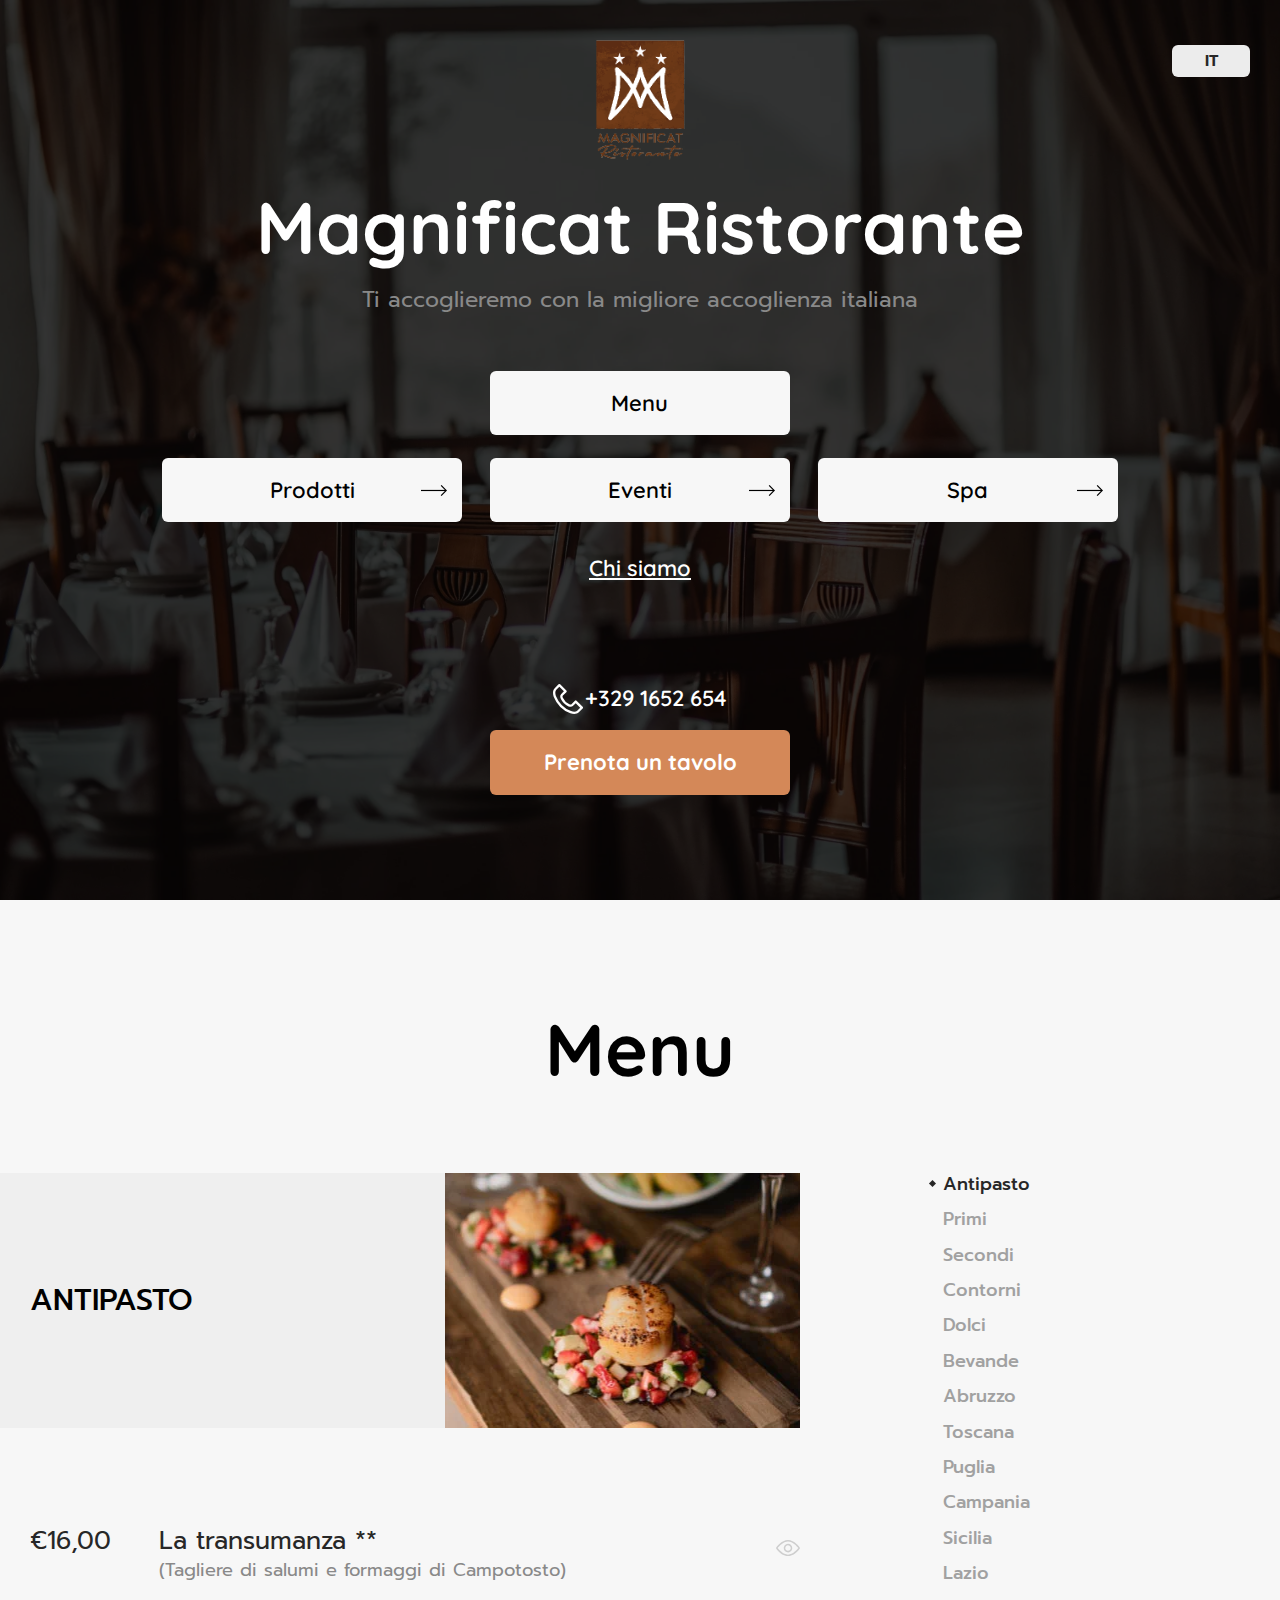
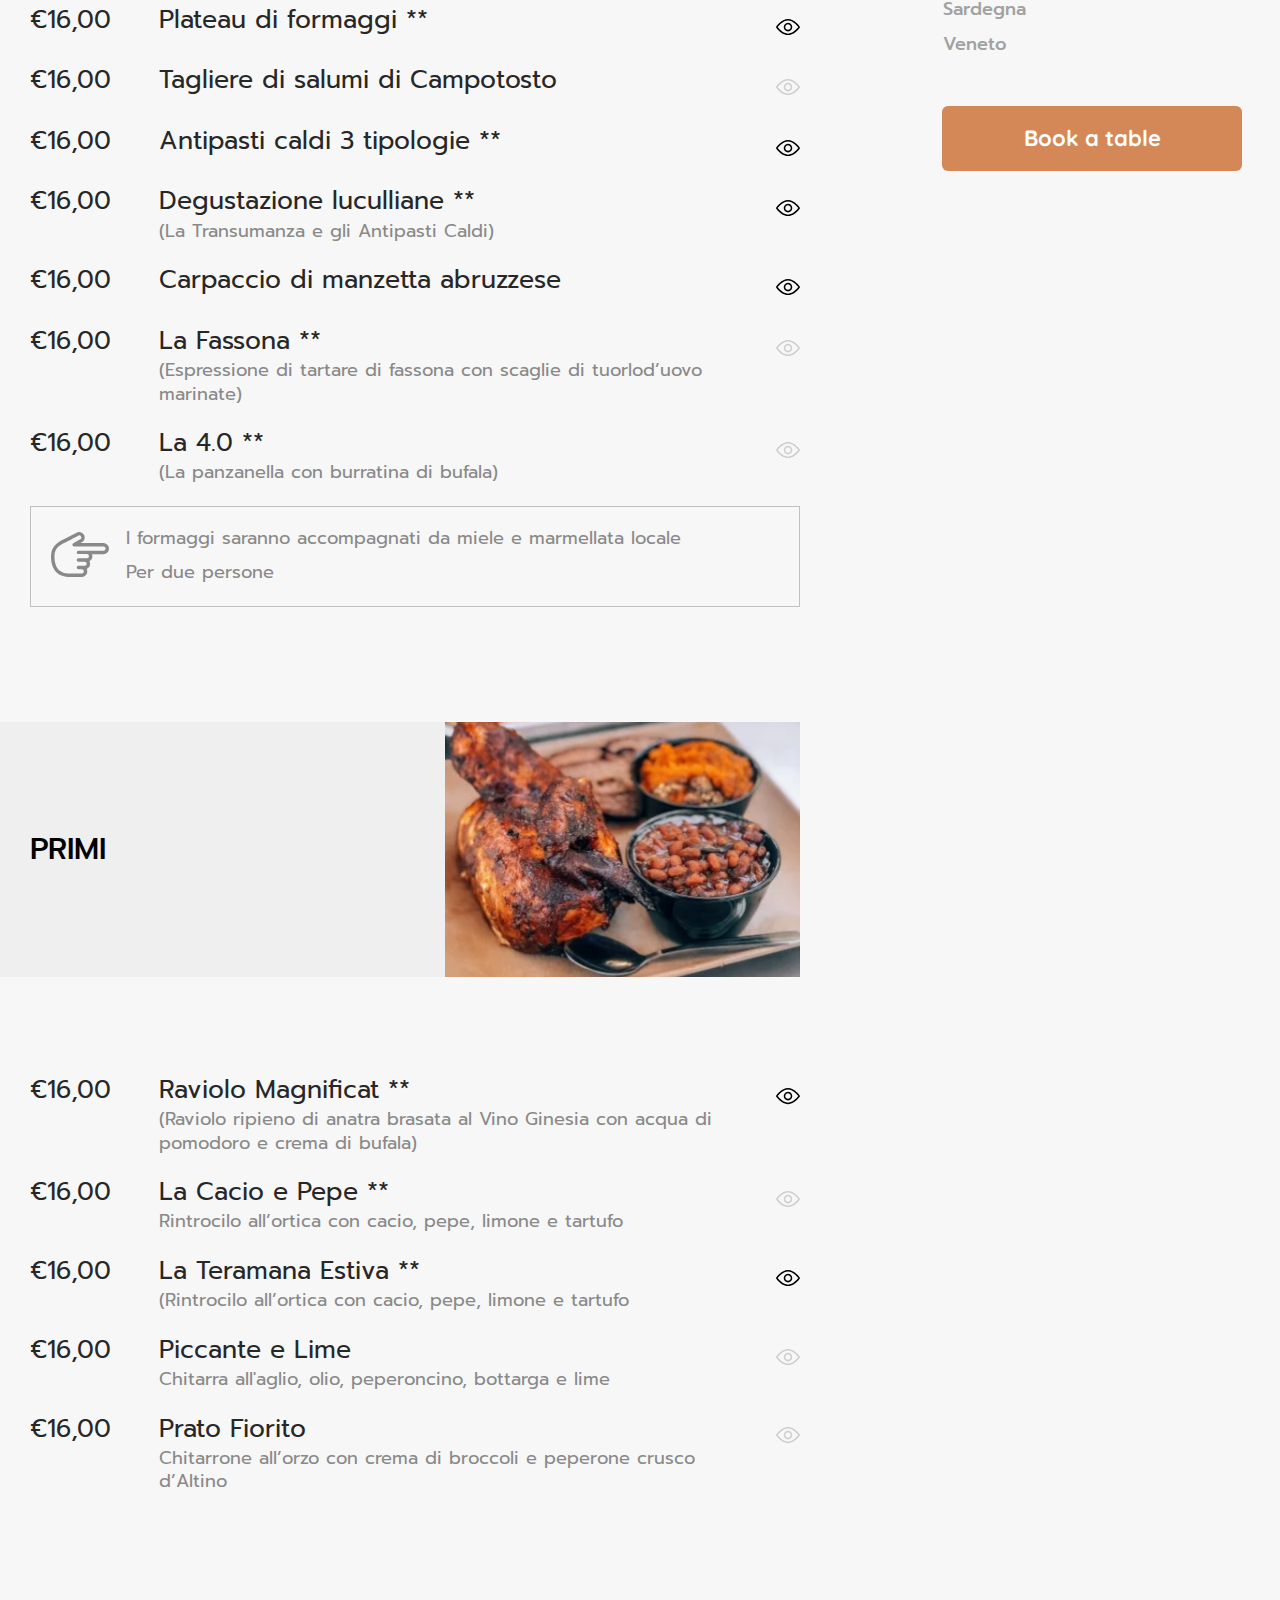
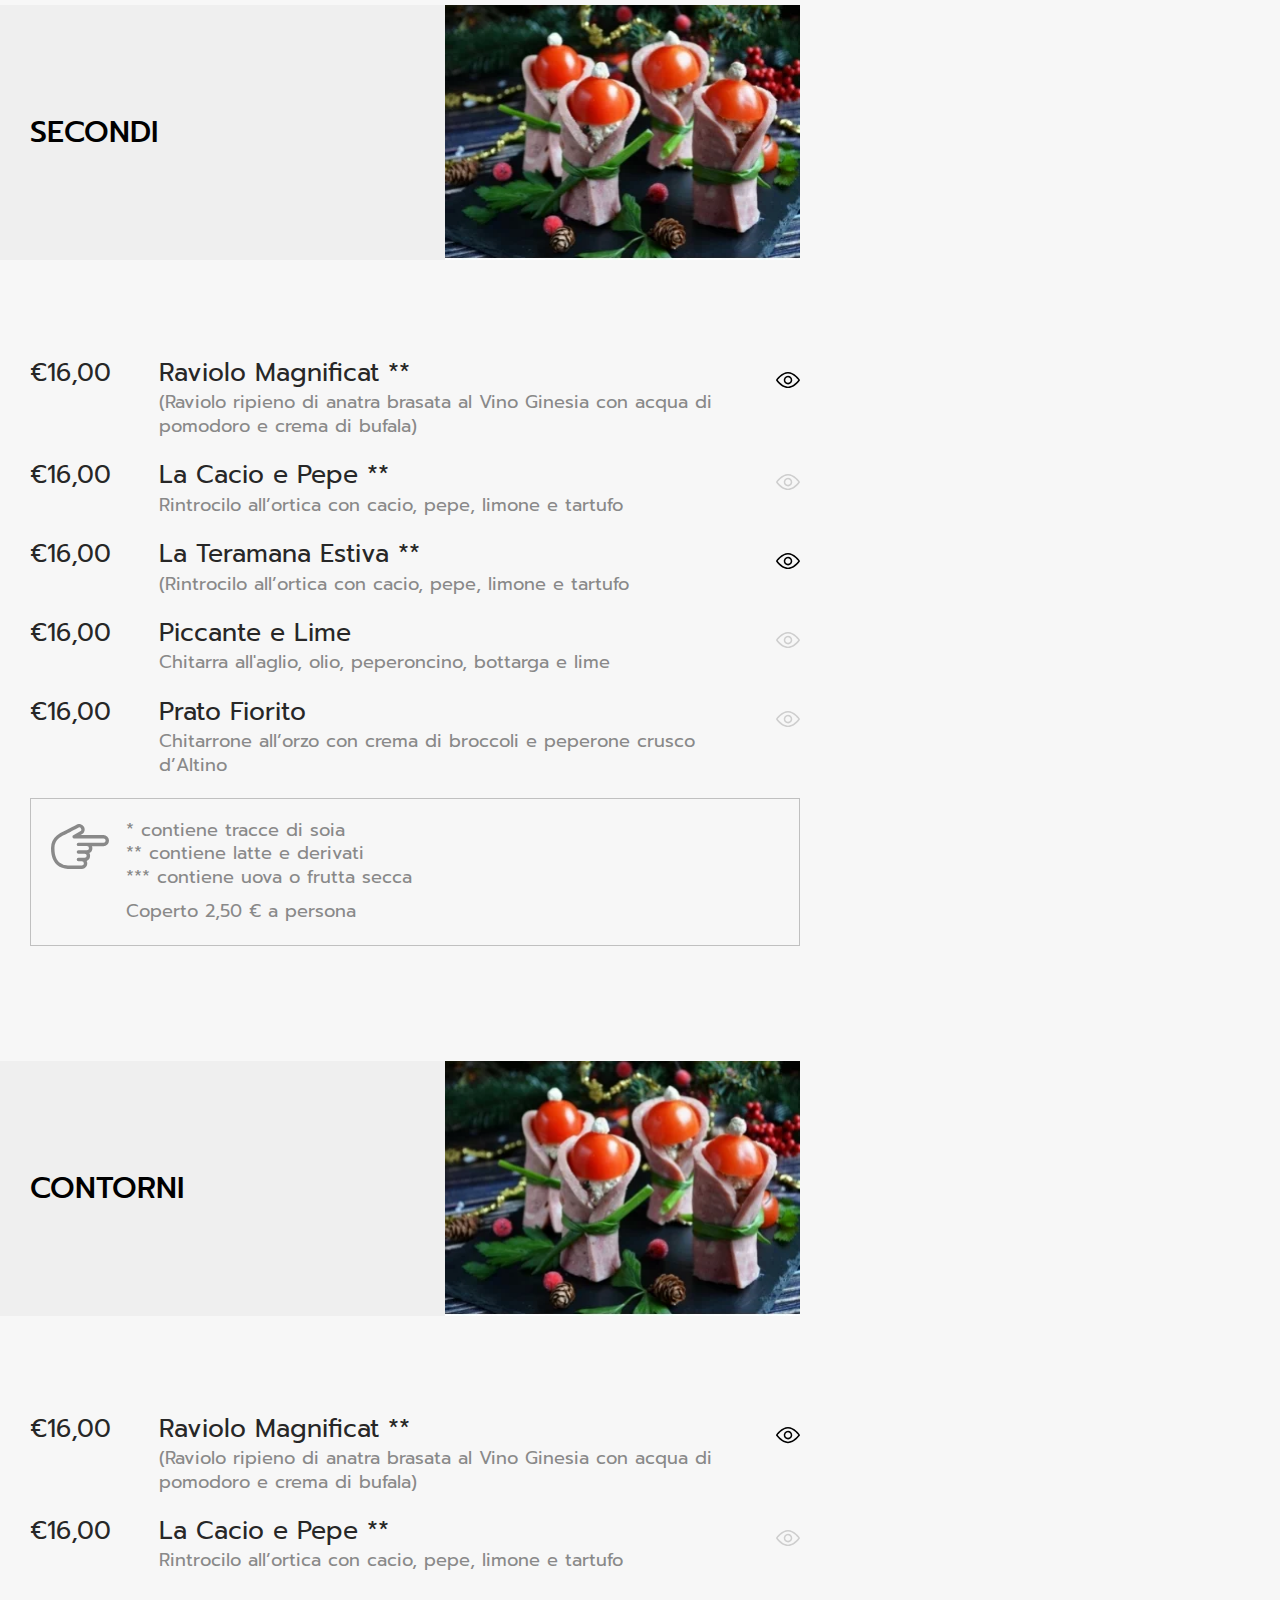
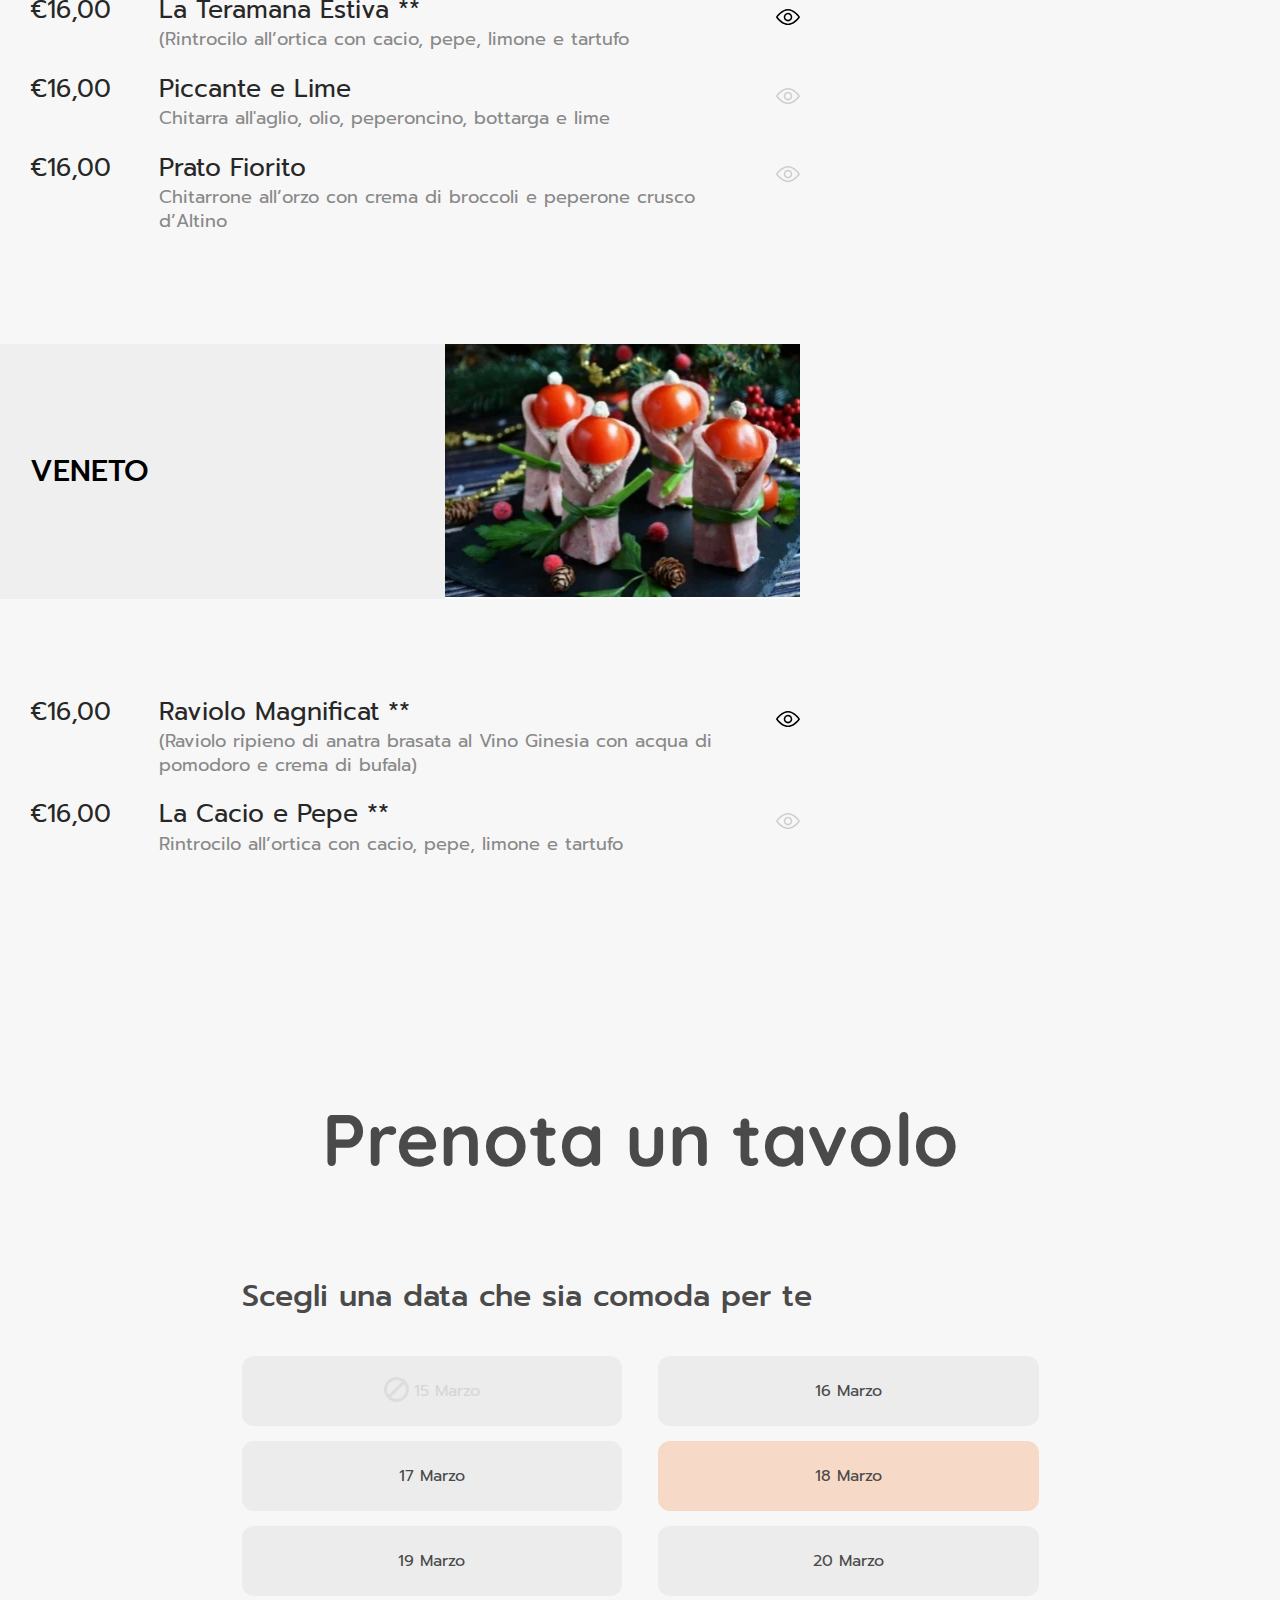
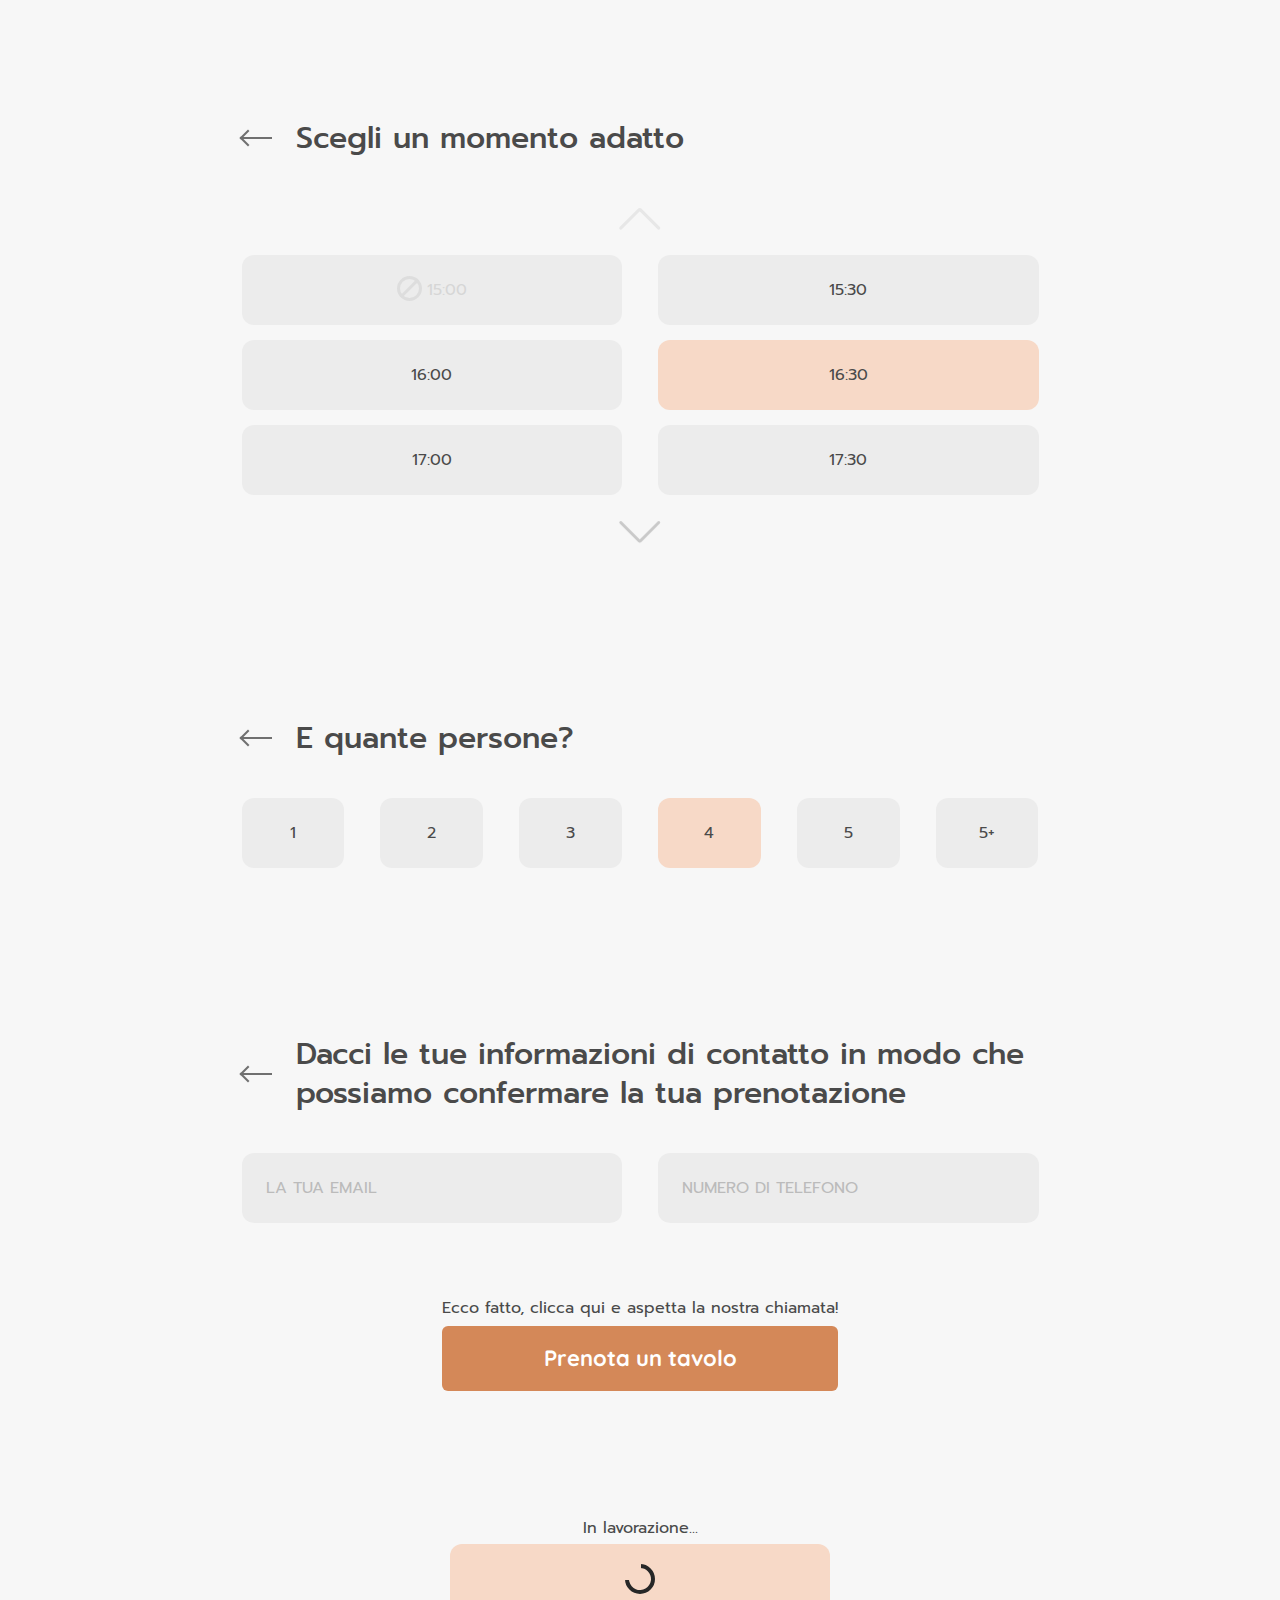
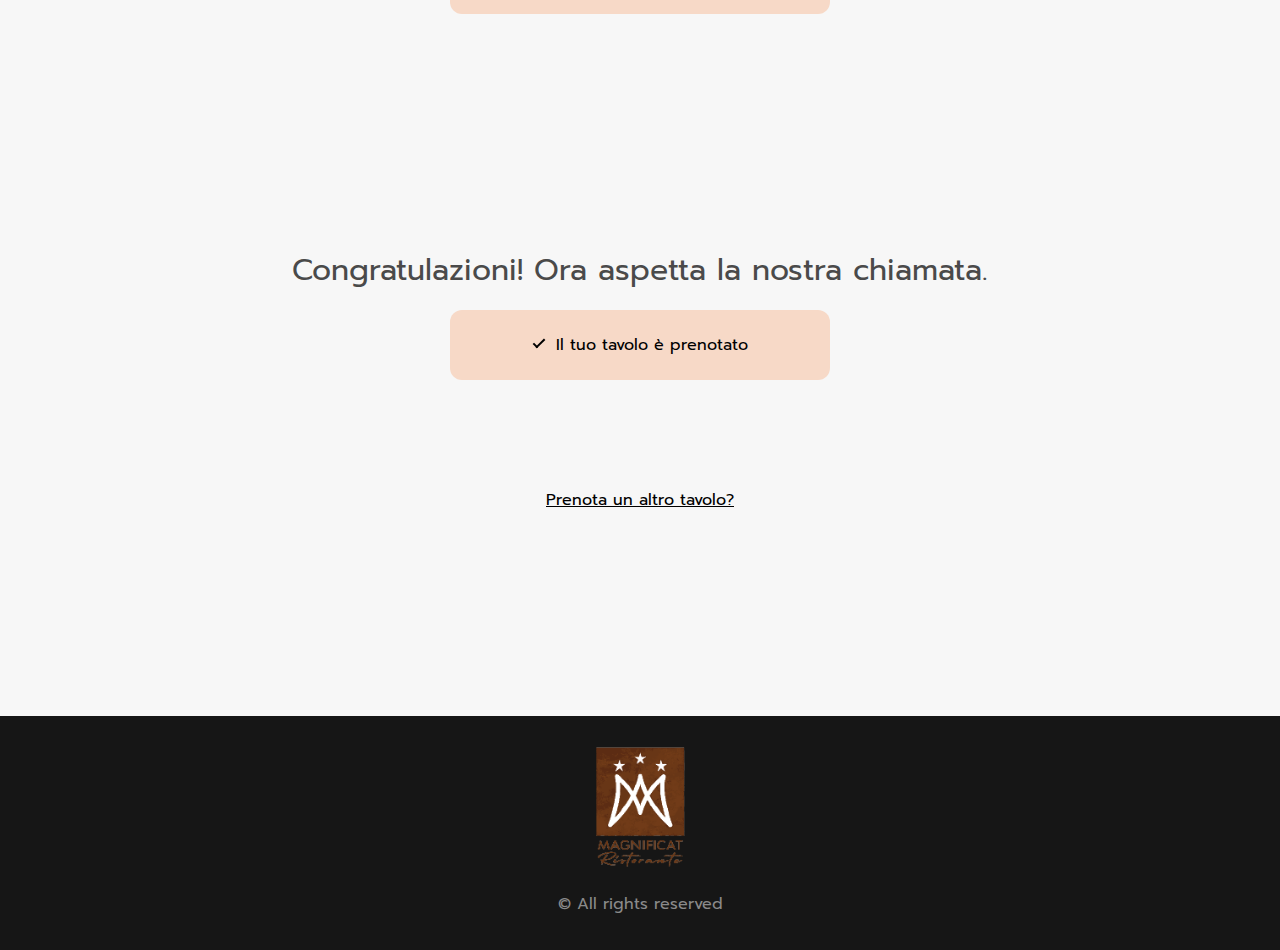
<file: index.html>
<!DOCTYPE html>
<html lang="it">
<head>
    <meta http-equiv="Content-Type" content="text/html; charset=utf-8">
    <meta name="viewport" content="width=device-width,  initial-scale=1.0">
    <link rel="stylesheet" href="css/swiper-bundle.min.css" />
    <link rel="stylesheet" href="css/all.css">
    <title>Magnificat Restaurant</title>
</head>
<body>
    <!--start wrapper-->
    <div class="wrapper">
        <header id="header">
            <div class="container">
                <a href="#" class="logo">
                    <img src="images/logo.png" alt="logo" loading="lazy" width="98" height="128">
                </a>
                <div class="hold-lang">
                    <select data-jcf='{"wrapNative": false, "wrapNativeOnMobile": false, "flipDropToFit": false}'>
                        <option value="index_it.html" selected>IT</option>
                        <option value="index_en.html">EN</option>
                    </select>
                </div>
            </div>
        </header>
        <main id="main">
            <section class="section-intro" style="background-image: url(images/bg-intro.webp)">
                <div class="container">
                    <div class="section-intro__info">
                        <h1>Magnificat Ristorante</h1>
                        <span class="sub-title">Ti accoglieremo con la migliore accoglienza italiana</span>
                        <ul class="list-menu">
                            <li><a href="#menu">Menu</a></li>
                        </ul>
                        <ul class="list-menu list-menu-arrow">
                            <li><a href="menu.html">Prodotti</a></li>
                            <li><a href="events.html">Eventi</a></li>
                            <li><a href="spa.html">Spa</a></li>
                        </ul>
                        <a href="#modal01" class="link simplebox">Chi siamo</a>
                    </div>                    
                    <div class="section-intro__bottom">
                        <a href="tel:3291652654" class="link-phone">+329 1652 654</a>
                        <a href="#reservation" class="btn">Prenota un tavolo</a>
                    </div>
                </div>
            </section>
            <section class="section-menu" id="menu">
                <div class="container">
                    <h2>Menu</h2>
                    <div class="hold-container">
                        <div class="hold-content">
                            <div class="hold-title active" id="item-menu01">
                                <div class="box-title">
                                    <h3>Antipasto</h3>
                                </div>
                                <div class="hold-image">
                                    <img src="images/dish01.webp" alt="menu" loading="lazy" width="354" height="255">
                                </div>
                            </div>
                            <div class="hold-menu">
                                <div class="item-menu">
                                    <div class="item-menu_price">€16,00</div>
                                    <div class="item-menu_info">
                                        <span class="item-menu_title">La transumanza <span>**</span></span>
                                        <span class="item-menu_description">(Tagliere di salumi e formaggi di Campotosto) </span>
                                    </div>
                                    <div class="item-menu_view">
                                        <span class="icon-view disabled">
                                            <svg xmlns="http://www.w3.org/2000/svg" width="23.301" height="15.707" viewBox="0 0 23.301 15.707">
                                                <g transform="translate(0 0)">
                                                    <path d="M166.714,134.329c-.211-.3-5.177-7.432-11.521-7.432s-11.311,7.129-11.517,7.432a.741.741,0,0,0,0,.842c.206.307,5.177,7.432,11.517,7.432s11.311-7.125,11.522-7.432a.742.742,0,0,0,0-.842Zm-11.522,6.783c-4.73,0-8.837-4.879-9.977-6.362,1.136-1.483,5.234-6.362,9.977-6.362s8.841,4.879,9.977,6.362C164.032,136.26,159.934,141.112,155.192,141.112Z" transform="translate(-143.544 -126.897)"/>
                                                    <path d="M243.334,174.16a4.155,4.155,0,1,0,2.937,1.215,4.155,4.155,0,0,0-2.937-1.215Zm0,6.814a2.663,2.663,0,1,1,1.883-.78A2.663,2.663,0,0,1,243.334,180.974Z" transform="translate(-231.686 -170.457)"/>
                                                  </g>
                                            </svg>
                                        </span>
                                        <div class="hold-img">
                                            <img src="images/dish01.webp" alt="dish" loading="lazy" width="354" height="255">
                                        </div>
                                    </div>
                                </div>
                                <div class="item-menu">
                                    <div class="item-menu_price">€16,00</div>
                                    <div class="item-menu_info">
                                        <span class="item-menu_title">Plateau di formaggi <span>**</span></span>
                                        <span class="item-menu_description"></span>
                                    </div>
                                    <div class="item-menu_view">
                                        <span class="icon-view ">
                                            <svg xmlns="http://www.w3.org/2000/svg" width="23.301" height="15.707" viewBox="0 0 23.301 15.707">
                                                <g transform="translate(0 0)">
                                                    <path d="M166.714,134.329c-.211-.3-5.177-7.432-11.521-7.432s-11.311,7.129-11.517,7.432a.741.741,0,0,0,0,.842c.206.307,5.177,7.432,11.517,7.432s11.311-7.125,11.522-7.432a.742.742,0,0,0,0-.842Zm-11.522,6.783c-4.73,0-8.837-4.879-9.977-6.362,1.136-1.483,5.234-6.362,9.977-6.362s8.841,4.879,9.977,6.362C164.032,136.26,159.934,141.112,155.192,141.112Z" transform="translate(-143.544 -126.897)"/>
                                                    <path d="M243.334,174.16a4.155,4.155,0,1,0,2.937,1.215,4.155,4.155,0,0,0-2.937-1.215Zm0,6.814a2.663,2.663,0,1,1,1.883-.78A2.663,2.663,0,0,1,243.334,180.974Z" transform="translate(-231.686 -170.457)"/>
                                                  </g>
                                            </svg>
                                        </span>
                                        <div class="hold-img">
                                            <img src="images/dish01.webp" alt="dish" loading="lazy" width="354" height="255">
                                        </div>
                                    </div>
                                </div>
                                <div class="item-menu">
                                    <div class="item-menu_price">€16,00</div>
                                    <div class="item-menu_info">
                                        <span class="item-menu_title">Tagliere di salumi di Campotosto</span>
                                        <span class="item-menu_description"></span>
                                    </div>
                                    <div class="item-menu_view">
                                        <span class="icon-view disabled">
                                            <svg xmlns="http://www.w3.org/2000/svg" width="23.301" height="15.707" viewBox="0 0 23.301 15.707">
                                                <g transform="translate(0 0)">
                                                    <path d="M166.714,134.329c-.211-.3-5.177-7.432-11.521-7.432s-11.311,7.129-11.517,7.432a.741.741,0,0,0,0,.842c.206.307,5.177,7.432,11.517,7.432s11.311-7.125,11.522-7.432a.742.742,0,0,0,0-.842Zm-11.522,6.783c-4.73,0-8.837-4.879-9.977-6.362,1.136-1.483,5.234-6.362,9.977-6.362s8.841,4.879,9.977,6.362C164.032,136.26,159.934,141.112,155.192,141.112Z" transform="translate(-143.544 -126.897)"/>
                                                    <path d="M243.334,174.16a4.155,4.155,0,1,0,2.937,1.215,4.155,4.155,0,0,0-2.937-1.215Zm0,6.814a2.663,2.663,0,1,1,1.883-.78A2.663,2.663,0,0,1,243.334,180.974Z" transform="translate(-231.686 -170.457)"/>
                                                  </g>
                                            </svg>
                                        </span>
                                        <div class="hold-img">
                                            <img src="images/dish01.webp" alt="dish" loading="lazy" width="354" height="255">
                                        </div>
                                    </div>
                                </div>
                                <div class="item-menu">
                                    <div class="item-menu_price">€16,00</div>
                                    <div class="item-menu_info">
                                        <span class="item-menu_title">Antipasti caldi 3 tipologie <span>**</span></span>
                                        <span class="item-menu_description"></span>
                                    </div>
                                    <div class="item-menu_view">
                                        <span class="icon-view">
                                            <svg xmlns="http://www.w3.org/2000/svg" width="23.301" height="15.707" viewBox="0 0 23.301 15.707">
                                                <g transform="translate(0 0)">
                                                    <path d="M166.714,134.329c-.211-.3-5.177-7.432-11.521-7.432s-11.311,7.129-11.517,7.432a.741.741,0,0,0,0,.842c.206.307,5.177,7.432,11.517,7.432s11.311-7.125,11.522-7.432a.742.742,0,0,0,0-.842Zm-11.522,6.783c-4.73,0-8.837-4.879-9.977-6.362,1.136-1.483,5.234-6.362,9.977-6.362s8.841,4.879,9.977,6.362C164.032,136.26,159.934,141.112,155.192,141.112Z" transform="translate(-143.544 -126.897)"/>
                                                    <path d="M243.334,174.16a4.155,4.155,0,1,0,2.937,1.215,4.155,4.155,0,0,0-2.937-1.215Zm0,6.814a2.663,2.663,0,1,1,1.883-.78A2.663,2.663,0,0,1,243.334,180.974Z" transform="translate(-231.686 -170.457)"/>
                                                  </g>
                                            </svg>
                                        </span>
                                        <div class="hold-img">
                                            <img src="images/dish01.webp" alt="dish" loading="lazy" width="354" height="255">
                                        </div>
                                    </div>
                                </div>
                                <div class="item-menu">
                                    <div class="item-menu_price">€16,00</div>
                                    <div class="item-menu_info">
                                        <span class="item-menu_title">Degustazione luculliane <span>**</span></span>
                                        <span class="item-menu_description">(La Transumanza e gli Antipasti Caldi) </span>
                                    </div>
                                    <div class="item-menu_view">
                                        <span class="icon-view">
                                            <svg xmlns="http://www.w3.org/2000/svg" width="23.301" height="15.707" viewBox="0 0 23.301 15.707">
                                                <g transform="translate(0 0)">
                                                    <path d="M166.714,134.329c-.211-.3-5.177-7.432-11.521-7.432s-11.311,7.129-11.517,7.432a.741.741,0,0,0,0,.842c.206.307,5.177,7.432,11.517,7.432s11.311-7.125,11.522-7.432a.742.742,0,0,0,0-.842Zm-11.522,6.783c-4.73,0-8.837-4.879-9.977-6.362,1.136-1.483,5.234-6.362,9.977-6.362s8.841,4.879,9.977,6.362C164.032,136.26,159.934,141.112,155.192,141.112Z" transform="translate(-143.544 -126.897)"/>
                                                    <path d="M243.334,174.16a4.155,4.155,0,1,0,2.937,1.215,4.155,4.155,0,0,0-2.937-1.215Zm0,6.814a2.663,2.663,0,1,1,1.883-.78A2.663,2.663,0,0,1,243.334,180.974Z" transform="translate(-231.686 -170.457)"/>
                                                  </g>
                                            </svg>
                                        </span>
                                        <div class="hold-img">
                                            <img src="images/dish01.webp" alt="dish" loading="lazy" width="354" height="255">
                                        </div>
                                    </div>
                                </div>
                                <div class="item-menu">
                                    <div class="item-menu_price">€16,00</div>
                                    <div class="item-menu_info">
                                        <span class="item-menu_title">Carpaccio di manzetta abruzzese</span>
                                        <span class="item-menu_description"></span>
                                    </div>
                                    <div class="item-menu_view">
                                        <span class="icon-view">
                                            <svg xmlns="http://www.w3.org/2000/svg" width="23.301" height="15.707" viewBox="0 0 23.301 15.707">
                                                <g transform="translate(0 0)">
                                                    <path d="M166.714,134.329c-.211-.3-5.177-7.432-11.521-7.432s-11.311,7.129-11.517,7.432a.741.741,0,0,0,0,.842c.206.307,5.177,7.432,11.517,7.432s11.311-7.125,11.522-7.432a.742.742,0,0,0,0-.842Zm-11.522,6.783c-4.73,0-8.837-4.879-9.977-6.362,1.136-1.483,5.234-6.362,9.977-6.362s8.841,4.879,9.977,6.362C164.032,136.26,159.934,141.112,155.192,141.112Z" transform="translate(-143.544 -126.897)"/>
                                                    <path d="M243.334,174.16a4.155,4.155,0,1,0,2.937,1.215,4.155,4.155,0,0,0-2.937-1.215Zm0,6.814a2.663,2.663,0,1,1,1.883-.78A2.663,2.663,0,0,1,243.334,180.974Z" transform="translate(-231.686 -170.457)"/>
                                                  </g>
                                            </svg>
                                        </span>
                                        <div class="hold-img">
                                            <img src="images/dish01.webp" alt="dish" loading="lazy" width="354" height="255">
                                        </div>
                                    </div>
                                </div>
                                <div class="item-menu">
                                    <div class="item-menu_price">€16,00</div>
                                    <div class="item-menu_info">
                                        <span class="item-menu_title">La Fassona <span>**</span></span>
                                        <span class="item-menu_description">(Espressione di tartare di fassona con scaglie di tuorlod’uovo marinate)</span>
                                    </div>
                                    <div class="item-menu_view">
                                        <span class="icon-view disabled">
                                            <svg xmlns="http://www.w3.org/2000/svg" width="23.301" height="15.707" viewBox="0 0 23.301 15.707">
                                                <g transform="translate(0 0)">
                                                    <path d="M166.714,134.329c-.211-.3-5.177-7.432-11.521-7.432s-11.311,7.129-11.517,7.432a.741.741,0,0,0,0,.842c.206.307,5.177,7.432,11.517,7.432s11.311-7.125,11.522-7.432a.742.742,0,0,0,0-.842Zm-11.522,6.783c-4.73,0-8.837-4.879-9.977-6.362,1.136-1.483,5.234-6.362,9.977-6.362s8.841,4.879,9.977,6.362C164.032,136.26,159.934,141.112,155.192,141.112Z" transform="translate(-143.544 -126.897)"/>
                                                    <path d="M243.334,174.16a4.155,4.155,0,1,0,2.937,1.215,4.155,4.155,0,0,0-2.937-1.215Zm0,6.814a2.663,2.663,0,1,1,1.883-.78A2.663,2.663,0,0,1,243.334,180.974Z" transform="translate(-231.686 -170.457)"/>
                                                  </g>
                                            </svg>
                                        </span>
                                        <div class="hold-img">
                                            <img src="images/dish01.webp" alt="dish" loading="lazy" width="354" height="255">
                                        </div>
                                    </div>
                                </div>
                                <div class="item-menu">
                                    <div class="item-menu_price">€16,00</div>
                                    <div class="item-menu_info">
                                        <span class="item-menu_title">La 4.0 <span>**</span></span>
                                        <span class="item-menu_description">(La panzanella con burratina di bufala)</span>
                                    </div>
                                    <div class="item-menu_view">
                                        <span class="icon-view disabled">
                                            <svg xmlns="http://www.w3.org/2000/svg" width="23.301" height="15.707" viewBox="0 0 23.301 15.707">
                                                <g transform="translate(0 0)">
                                                    <path d="M166.714,134.329c-.211-.3-5.177-7.432-11.521-7.432s-11.311,7.129-11.517,7.432a.741.741,0,0,0,0,.842c.206.307,5.177,7.432,11.517,7.432s11.311-7.125,11.522-7.432a.742.742,0,0,0,0-.842Zm-11.522,6.783c-4.73,0-8.837-4.879-9.977-6.362,1.136-1.483,5.234-6.362,9.977-6.362s8.841,4.879,9.977,6.362C164.032,136.26,159.934,141.112,155.192,141.112Z" transform="translate(-143.544 -126.897)"/>
                                                    <path d="M243.334,174.16a4.155,4.155,0,1,0,2.937,1.215,4.155,4.155,0,0,0-2.937-1.215Zm0,6.814a2.663,2.663,0,1,1,1.883-.78A2.663,2.663,0,0,1,243.334,180.974Z" transform="translate(-231.686 -170.457)"/>
                                                  </g>
                                            </svg>
                                        </span>
                                        <div class="hold-img">
                                            <img src="images/dish01.webp" alt="dish" loading="lazy" width="354" height="255">
                                        </div>
                                    </div>
                                </div>
                                <div class="info-box">
                                    <div class="hold-icon">
                                        <img src="images/icon-hand.svg" alt="icon" loading="lazy" width="58" height="75">
                                    </div>
                                    <div class="hold-text">
                                        <ul class="list">
                                            <li>I formaggi saranno accompagnati da miele e marmellata locale</li>
                                        </ul>
                                        <p>Per due persone</p>
                                    </div>
                                </div>
                            </div>
                            <div class="hold-title" id="item-menu02">
                                <div class="box-title">
                                    <h3>Primi</h3>
                                </div>
                                <div class="hold-image">
                                    <img src="images/dish02.webp" alt="menu" loading="lazy" width="354" height="255">
                                </div>
                            </div>
                            <div class="hold-menu">
                                <div class="item-menu">
                                    <div class="item-menu_price">€16,00</div>
                                    <div class="item-menu_info">
                                        <span class="item-menu_title">Raviolo Magnificat <span>**</span></span>
                                        <span class="item-menu_description">(Raviolo ripieno di anatra brasata al Vino Ginesia con acqua di pomodoro e crema di bufala)</span>
                                    </div>
                                    <div class="item-menu_view">
                                        <span class="icon-view">
                                            <svg xmlns="http://www.w3.org/2000/svg" width="23.301" height="15.707" viewBox="0 0 23.301 15.707">
                                                <g transform="translate(0 0)">
                                                    <path d="M166.714,134.329c-.211-.3-5.177-7.432-11.521-7.432s-11.311,7.129-11.517,7.432a.741.741,0,0,0,0,.842c.206.307,5.177,7.432,11.517,7.432s11.311-7.125,11.522-7.432a.742.742,0,0,0,0-.842Zm-11.522,6.783c-4.73,0-8.837-4.879-9.977-6.362,1.136-1.483,5.234-6.362,9.977-6.362s8.841,4.879,9.977,6.362C164.032,136.26,159.934,141.112,155.192,141.112Z" transform="translate(-143.544 -126.897)"/>
                                                    <path d="M243.334,174.16a4.155,4.155,0,1,0,2.937,1.215,4.155,4.155,0,0,0-2.937-1.215Zm0,6.814a2.663,2.663,0,1,1,1.883-.78A2.663,2.663,0,0,1,243.334,180.974Z" transform="translate(-231.686 -170.457)"/>
                                                  </g>
                                            </svg>
                                        </span>
                                        <div class="hold-img">
                                            <img src="images/dish02.webp" alt="dish" loading="lazy" width="354" height="255">
                                        </div>
                                    </div>
                                </div>
                                <div class="item-menu">
                                    <div class="item-menu_price">€16,00</div>
                                    <div class="item-menu_info">
                                        <span class="item-menu_title">La Cacio e Pepe <span>**</span></span>
                                        <span class="item-menu_description">Rintrocilo all’ortica con cacio, pepe, limone e tartufo</span>
                                    </div>
                                    <div class="item-menu_view">
                                        <span class="icon-view disabled">
                                            <svg xmlns="http://www.w3.org/2000/svg" width="23.301" height="15.707" viewBox="0 0 23.301 15.707">
                                                <g transform="translate(0 0)">
                                                    <path d="M166.714,134.329c-.211-.3-5.177-7.432-11.521-7.432s-11.311,7.129-11.517,7.432a.741.741,0,0,0,0,.842c.206.307,5.177,7.432,11.517,7.432s11.311-7.125,11.522-7.432a.742.742,0,0,0,0-.842Zm-11.522,6.783c-4.73,0-8.837-4.879-9.977-6.362,1.136-1.483,5.234-6.362,9.977-6.362s8.841,4.879,9.977,6.362C164.032,136.26,159.934,141.112,155.192,141.112Z" transform="translate(-143.544 -126.897)"/>
                                                    <path d="M243.334,174.16a4.155,4.155,0,1,0,2.937,1.215,4.155,4.155,0,0,0-2.937-1.215Zm0,6.814a2.663,2.663,0,1,1,1.883-.78A2.663,2.663,0,0,1,243.334,180.974Z" transform="translate(-231.686 -170.457)"/>
                                                  </g>
                                            </svg>
                                        </span>
                                        <div class="hold-img">
                                            <img src="images/dish02.webp" alt="dish" loading="lazy" width="354" height="255">
                                        </div>
                                    </div>
                                </div>
                                <div class="item-menu">
                                    <div class="item-menu_price">€16,00</div>
                                    <div class="item-menu_info">
                                        <span class="item-menu_title">La Teramana Estiva <span>**</span></span>
                                        <span class="item-menu_description">(Rintrocilo all’ortica con cacio, pepe, limone e tartufo</span>
                                    </div>
                                    <div class="item-menu_view">
                                        <span class="icon-view">
                                            <svg xmlns="http://www.w3.org/2000/svg" width="23.301" height="15.707" viewBox="0 0 23.301 15.707">
                                                <g transform="translate(0 0)">
                                                    <path d="M166.714,134.329c-.211-.3-5.177-7.432-11.521-7.432s-11.311,7.129-11.517,7.432a.741.741,0,0,0,0,.842c.206.307,5.177,7.432,11.517,7.432s11.311-7.125,11.522-7.432a.742.742,0,0,0,0-.842Zm-11.522,6.783c-4.73,0-8.837-4.879-9.977-6.362,1.136-1.483,5.234-6.362,9.977-6.362s8.841,4.879,9.977,6.362C164.032,136.26,159.934,141.112,155.192,141.112Z" transform="translate(-143.544 -126.897)"/>
                                                    <path d="M243.334,174.16a4.155,4.155,0,1,0,2.937,1.215,4.155,4.155,0,0,0-2.937-1.215Zm0,6.814a2.663,2.663,0,1,1,1.883-.78A2.663,2.663,0,0,1,243.334,180.974Z" transform="translate(-231.686 -170.457)"/>
                                                  </g>
                                            </svg>
                                        </span>
                                        <div class="hold-img">
                                            <img src="images/dish02.webp" alt="dish" loading="lazy" width="354" height="255">
                                        </div>
                                    </div>
                                </div>
                                <div class="item-menu">
                                    <div class="item-menu_price">€16,00</div>
                                    <div class="item-menu_info">
                                        <span class="item-menu_title">Piccante e Lime</span>
                                        <span class="item-menu_description">Chitarra all'aglio, olio, peperoncino, bottarga e lime</span>
                                    </div>
                                    <div class="item-menu_view">
                                        <span class="icon-view disabled">
                                            <svg xmlns="http://www.w3.org/2000/svg" width="23.301" height="15.707" viewBox="0 0 23.301 15.707">
                                                <g transform="translate(0 0)">
                                                    <path d="M166.714,134.329c-.211-.3-5.177-7.432-11.521-7.432s-11.311,7.129-11.517,7.432a.741.741,0,0,0,0,.842c.206.307,5.177,7.432,11.517,7.432s11.311-7.125,11.522-7.432a.742.742,0,0,0,0-.842Zm-11.522,6.783c-4.73,0-8.837-4.879-9.977-6.362,1.136-1.483,5.234-6.362,9.977-6.362s8.841,4.879,9.977,6.362C164.032,136.26,159.934,141.112,155.192,141.112Z" transform="translate(-143.544 -126.897)"/>
                                                    <path d="M243.334,174.16a4.155,4.155,0,1,0,2.937,1.215,4.155,4.155,0,0,0-2.937-1.215Zm0,6.814a2.663,2.663,0,1,1,1.883-.78A2.663,2.663,0,0,1,243.334,180.974Z" transform="translate(-231.686 -170.457)"/>
                                                  </g>
                                            </svg>
                                        </span>
                                        <div class="hold-img">
                                            <img src="images/dish02.webp" alt="dish" loading="lazy" width="354" height="255">
                                        </div>
                                    </div>
                                </div>
                                <div class="item-menu">
                                    <div class="item-menu_price">€16,00</div>
                                    <div class="item-menu_info">
                                        <span class="item-menu_title">Prato Fiorito</span>
                                        <span class="item-menu_description">Chitarrone all’orzo con crema di broccoli e peperone crusco d’Altino</span>
                                    </div>
                                    <div class="item-menu_view">
                                        <span class="icon-view disabled">
                                            <svg xmlns="http://www.w3.org/2000/svg" width="23.301" height="15.707" viewBox="0 0 23.301 15.707">
                                                <g transform="translate(0 0)">
                                                    <path d="M166.714,134.329c-.211-.3-5.177-7.432-11.521-7.432s-11.311,7.129-11.517,7.432a.741.741,0,0,0,0,.842c.206.307,5.177,7.432,11.517,7.432s11.311-7.125,11.522-7.432a.742.742,0,0,0,0-.842Zm-11.522,6.783c-4.73,0-8.837-4.879-9.977-6.362,1.136-1.483,5.234-6.362,9.977-6.362s8.841,4.879,9.977,6.362C164.032,136.26,159.934,141.112,155.192,141.112Z" transform="translate(-143.544 -126.897)"/>
                                                    <path d="M243.334,174.16a4.155,4.155,0,1,0,2.937,1.215,4.155,4.155,0,0,0-2.937-1.215Zm0,6.814a2.663,2.663,0,1,1,1.883-.78A2.663,2.663,0,0,1,243.334,180.974Z" transform="translate(-231.686 -170.457)"/>
                                                  </g>
                                            </svg>
                                        </span>
                                        <div class="hold-img">
                                            <img src="images/dish02.webp" alt="dish" loading="lazy" width="354" height="255">
                                        </div>
                                    </div>
                                </div>
                            </div>
                            <div class="hold-title" id="item-menu03">
                                <div class="box-title">
                                    <h3>Secondi</h3>
                                </div>
                                <div class="hold-image">
                                    <img src="images/dish03.webp" alt="menu" loading="lazy" width="354" height="255">
                                </div>
                            </div>
                            <div class="hold-menu">
                                <div class="item-menu">
                                    <div class="item-menu_price">€16,00</div>
                                    <div class="item-menu_info">
                                        <span class="item-menu_title">Raviolo Magnificat <span>**</span></span>
                                        <span class="item-menu_description">(Raviolo ripieno di anatra brasata al Vino Ginesia con acqua di pomodoro e crema di bufala)</span>
                                    </div>
                                    <div class="item-menu_view">
                                        <span class="icon-view">
                                            <svg xmlns="http://www.w3.org/2000/svg" width="23.301" height="15.707" viewBox="0 0 23.301 15.707">
                                                <g transform="translate(0 0)">
                                                    <path d="M166.714,134.329c-.211-.3-5.177-7.432-11.521-7.432s-11.311,7.129-11.517,7.432a.741.741,0,0,0,0,.842c.206.307,5.177,7.432,11.517,7.432s11.311-7.125,11.522-7.432a.742.742,0,0,0,0-.842Zm-11.522,6.783c-4.73,0-8.837-4.879-9.977-6.362,1.136-1.483,5.234-6.362,9.977-6.362s8.841,4.879,9.977,6.362C164.032,136.26,159.934,141.112,155.192,141.112Z" transform="translate(-143.544 -126.897)"/>
                                                    <path d="M243.334,174.16a4.155,4.155,0,1,0,2.937,1.215,4.155,4.155,0,0,0-2.937-1.215Zm0,6.814a2.663,2.663,0,1,1,1.883-.78A2.663,2.663,0,0,1,243.334,180.974Z" transform="translate(-231.686 -170.457)"/>
                                                  </g>
                                            </svg>
                                        </span>
                                        <div class="hold-img">
                                            <img src="images/dish03.webp" alt="dish" loading="lazy" width="354" height="255">
                                        </div>
                                    </div>
                                </div>
                                <div class="item-menu">
                                    <div class="item-menu_price">€16,00</div>
                                    <div class="item-menu_info">
                                        <span class="item-menu_title">La Cacio e Pepe <span>**</span></span>
                                        <span class="item-menu_description">Rintrocilo all’ortica con cacio, pepe, limone e tartufo</span>
                                    </div>
                                    <div class="item-menu_view">
                                        <span class="icon-view disabled">
                                            <svg xmlns="http://www.w3.org/2000/svg" width="23.301" height="15.707" viewBox="0 0 23.301 15.707">
                                                <g transform="translate(0 0)">
                                                    <path d="M166.714,134.329c-.211-.3-5.177-7.432-11.521-7.432s-11.311,7.129-11.517,7.432a.741.741,0,0,0,0,.842c.206.307,5.177,7.432,11.517,7.432s11.311-7.125,11.522-7.432a.742.742,0,0,0,0-.842Zm-11.522,6.783c-4.73,0-8.837-4.879-9.977-6.362,1.136-1.483,5.234-6.362,9.977-6.362s8.841,4.879,9.977,6.362C164.032,136.26,159.934,141.112,155.192,141.112Z" transform="translate(-143.544 -126.897)"/>
                                                    <path d="M243.334,174.16a4.155,4.155,0,1,0,2.937,1.215,4.155,4.155,0,0,0-2.937-1.215Zm0,6.814a2.663,2.663,0,1,1,1.883-.78A2.663,2.663,0,0,1,243.334,180.974Z" transform="translate(-231.686 -170.457)"/>
                                                  </g>
                                            </svg>
                                        </span>
                                        <div class="hold-img">
                                            <img src="images/dish03.webp" alt="dish" loading="lazy" width="354" height="255">
                                        </div>
                                    </div>
                                </div>
                                <div class="item-menu">
                                    <div class="item-menu_price">€16,00</div>
                                    <div class="item-menu_info">
                                        <span class="item-menu_title">La Teramana Estiva <span>**</span></span>
                                        <span class="item-menu_description">(Rintrocilo all’ortica con cacio, pepe, limone e tartufo</span>
                                    </div>
                                    <div class="item-menu_view">
                                        <span class="icon-view">
                                            <svg xmlns="http://www.w3.org/2000/svg" width="23.301" height="15.707" viewBox="0 0 23.301 15.707">
                                                <g transform="translate(0 0)">
                                                    <path d="M166.714,134.329c-.211-.3-5.177-7.432-11.521-7.432s-11.311,7.129-11.517,7.432a.741.741,0,0,0,0,.842c.206.307,5.177,7.432,11.517,7.432s11.311-7.125,11.522-7.432a.742.742,0,0,0,0-.842Zm-11.522,6.783c-4.73,0-8.837-4.879-9.977-6.362,1.136-1.483,5.234-6.362,9.977-6.362s8.841,4.879,9.977,6.362C164.032,136.26,159.934,141.112,155.192,141.112Z" transform="translate(-143.544 -126.897)"/>
                                                    <path d="M243.334,174.16a4.155,4.155,0,1,0,2.937,1.215,4.155,4.155,0,0,0-2.937-1.215Zm0,6.814a2.663,2.663,0,1,1,1.883-.78A2.663,2.663,0,0,1,243.334,180.974Z" transform="translate(-231.686 -170.457)"/>
                                                  </g>
                                            </svg>
                                        </span>
                                        <div class="hold-img">
                                            <img src="images/dish03.webp" alt="dish" loading="lazy" width="354" height="255">
                                        </div>
                                    </div>
                                </div>
                                <div class="item-menu">
                                    <div class="item-menu_price">€16,00</div>
                                    <div class="item-menu_info">
                                        <span class="item-menu_title">Piccante e Lime</span>
                                        <span class="item-menu_description">Chitarra all'aglio, olio, peperoncino, bottarga e lime</span>
                                    </div>
                                    <div class="item-menu_view">
                                        <span class="icon-view disabled">
                                            <svg xmlns="http://www.w3.org/2000/svg" width="23.301" height="15.707" viewBox="0 0 23.301 15.707">
                                                <g transform="translate(0 0)">
                                                    <path d="M166.714,134.329c-.211-.3-5.177-7.432-11.521-7.432s-11.311,7.129-11.517,7.432a.741.741,0,0,0,0,.842c.206.307,5.177,7.432,11.517,7.432s11.311-7.125,11.522-7.432a.742.742,0,0,0,0-.842Zm-11.522,6.783c-4.73,0-8.837-4.879-9.977-6.362,1.136-1.483,5.234-6.362,9.977-6.362s8.841,4.879,9.977,6.362C164.032,136.26,159.934,141.112,155.192,141.112Z" transform="translate(-143.544 -126.897)"/>
                                                    <path d="M243.334,174.16a4.155,4.155,0,1,0,2.937,1.215,4.155,4.155,0,0,0-2.937-1.215Zm0,6.814a2.663,2.663,0,1,1,1.883-.78A2.663,2.663,0,0,1,243.334,180.974Z" transform="translate(-231.686 -170.457)"/>
                                                  </g>
                                            </svg>
                                        </span>
                                        <div class="hold-img">
                                            <img src="images/dish03.webp" alt="dish" loading="lazy" width="354" height="255">
                                        </div>
                                    </div>
                                </div>
                                <div class="item-menu">
                                    <div class="item-menu_price">€16,00</div>
                                    <div class="item-menu_info">
                                        <span class="item-menu_title">Prato Fiorito</span>
                                        <span class="item-menu_description">Chitarrone all’orzo con crema di broccoli e peperone crusco d’Altino</span>
                                    </div>
                                    <div class="item-menu_view">
                                        <span class="icon-view disabled">
                                            <svg xmlns="http://www.w3.org/2000/svg" width="23.301" height="15.707" viewBox="0 0 23.301 15.707">
                                                <g transform="translate(0 0)">
                                                    <path d="M166.714,134.329c-.211-.3-5.177-7.432-11.521-7.432s-11.311,7.129-11.517,7.432a.741.741,0,0,0,0,.842c.206.307,5.177,7.432,11.517,7.432s11.311-7.125,11.522-7.432a.742.742,0,0,0,0-.842Zm-11.522,6.783c-4.73,0-8.837-4.879-9.977-6.362,1.136-1.483,5.234-6.362,9.977-6.362s8.841,4.879,9.977,6.362C164.032,136.26,159.934,141.112,155.192,141.112Z" transform="translate(-143.544 -126.897)"/>
                                                    <path d="M243.334,174.16a4.155,4.155,0,1,0,2.937,1.215,4.155,4.155,0,0,0-2.937-1.215Zm0,6.814a2.663,2.663,0,1,1,1.883-.78A2.663,2.663,0,0,1,243.334,180.974Z" transform="translate(-231.686 -170.457)"/>
                                                  </g>
                                            </svg>
                                        </span>
                                        <div class="hold-img">
                                            <img src="images/dish03.webp" alt="dish" loading="lazy" width="354" height="255">
                                        </div>
                                    </div>
                                </div>
                                <div class="info-box">
                                    <div class="hold-icon">
                                        <img src="images/icon-hand.svg" alt="icon" loading="lazy" width="58" height="75">
                                    </div>
                                    <div class="hold-text">
                                        <ul class="list">
                                            <li>* contiene tracce di soia</li>
                                            <li>** contiene latte e derivati</li>
                                            <li>*** contiene uova o frutta secca</li>
                                        </ul>
                                        <p>Coperto 2,50 € a persona</p>
                                    </div>
                                </div>
                            </div>
                            <div class="hold-title" id="item-menu04">
                                <div class="box-title">
                                    <h3>Contorni</h3>
                                </div>
                                <div class="hold-image">
                                    <img src="images/dish03.webp" alt="menu" loading="lazy" width="354" height="255">
                                </div>
                            </div>
                            <div class="hold-menu">
                                <div class="item-menu">
                                    <div class="item-menu_price">€16,00</div>
                                    <div class="item-menu_info">
                                        <span class="item-menu_title">Raviolo Magnificat <span>**</span></span>
                                        <span class="item-menu_description">(Raviolo ripieno di anatra brasata al Vino Ginesia con acqua di pomodoro e crema di bufala)</span>
                                    </div>
                                    <div class="item-menu_view">
                                        <span class="icon-view">
                                            <svg xmlns="http://www.w3.org/2000/svg" width="23.301" height="15.707" viewBox="0 0 23.301 15.707">
                                                <g transform="translate(0 0)">
                                                    <path d="M166.714,134.329c-.211-.3-5.177-7.432-11.521-7.432s-11.311,7.129-11.517,7.432a.741.741,0,0,0,0,.842c.206.307,5.177,7.432,11.517,7.432s11.311-7.125,11.522-7.432a.742.742,0,0,0,0-.842Zm-11.522,6.783c-4.73,0-8.837-4.879-9.977-6.362,1.136-1.483,5.234-6.362,9.977-6.362s8.841,4.879,9.977,6.362C164.032,136.26,159.934,141.112,155.192,141.112Z" transform="translate(-143.544 -126.897)"/>
                                                    <path d="M243.334,174.16a4.155,4.155,0,1,0,2.937,1.215,4.155,4.155,0,0,0-2.937-1.215Zm0,6.814a2.663,2.663,0,1,1,1.883-.78A2.663,2.663,0,0,1,243.334,180.974Z" transform="translate(-231.686 -170.457)"/>
                                                  </g>
                                            </svg>
                                        </span>
                                        <div class="hold-img">
                                            <img src="images/dish03.webp" alt="dish" loading="lazy" width="354" height="255">
                                        </div>
                                    </div>
                                </div>
                                <div class="item-menu">
                                    <div class="item-menu_price">€16,00</div>
                                    <div class="item-menu_info">
                                        <span class="item-menu_title">La Cacio e Pepe <span>**</span></span>
                                        <span class="item-menu_description">Rintrocilo all’ortica con cacio, pepe, limone e tartufo</span>
                                    </div>
                                    <div class="item-menu_view">
                                        <span class="icon-view disabled">
                                            <svg xmlns="http://www.w3.org/2000/svg" width="23.301" height="15.707" viewBox="0 0 23.301 15.707">
                                                <g transform="translate(0 0)">
                                                    <path d="M166.714,134.329c-.211-.3-5.177-7.432-11.521-7.432s-11.311,7.129-11.517,7.432a.741.741,0,0,0,0,.842c.206.307,5.177,7.432,11.517,7.432s11.311-7.125,11.522-7.432a.742.742,0,0,0,0-.842Zm-11.522,6.783c-4.73,0-8.837-4.879-9.977-6.362,1.136-1.483,5.234-6.362,9.977-6.362s8.841,4.879,9.977,6.362C164.032,136.26,159.934,141.112,155.192,141.112Z" transform="translate(-143.544 -126.897)"/>
                                                    <path d="M243.334,174.16a4.155,4.155,0,1,0,2.937,1.215,4.155,4.155,0,0,0-2.937-1.215Zm0,6.814a2.663,2.663,0,1,1,1.883-.78A2.663,2.663,0,0,1,243.334,180.974Z" transform="translate(-231.686 -170.457)"/>
                                                  </g>
                                            </svg>
                                        </span>
                                        <div class="hold-img">
                                            <img src="images/dish03.webp" alt="dish" loading="lazy" width="354" height="255">
                                        </div>
                                    </div>
                                </div>
                                <div class="item-menu">
                                    <div class="item-menu_price">€16,00</div>
                                    <div class="item-menu_info">
                                        <span class="item-menu_title">La Teramana Estiva <span>**</span></span>
                                        <span class="item-menu_description">(Rintrocilo all’ortica con cacio, pepe, limone e tartufo</span>
                                    </div>
                                    <div class="item-menu_view">
                                        <span class="icon-view">
                                            <svg xmlns="http://www.w3.org/2000/svg" width="23.301" height="15.707" viewBox="0 0 23.301 15.707">
                                                <g transform="translate(0 0)">
                                                    <path d="M166.714,134.329c-.211-.3-5.177-7.432-11.521-7.432s-11.311,7.129-11.517,7.432a.741.741,0,0,0,0,.842c.206.307,5.177,7.432,11.517,7.432s11.311-7.125,11.522-7.432a.742.742,0,0,0,0-.842Zm-11.522,6.783c-4.73,0-8.837-4.879-9.977-6.362,1.136-1.483,5.234-6.362,9.977-6.362s8.841,4.879,9.977,6.362C164.032,136.26,159.934,141.112,155.192,141.112Z" transform="translate(-143.544 -126.897)"/>
                                                    <path d="M243.334,174.16a4.155,4.155,0,1,0,2.937,1.215,4.155,4.155,0,0,0-2.937-1.215Zm0,6.814a2.663,2.663,0,1,1,1.883-.78A2.663,2.663,0,0,1,243.334,180.974Z" transform="translate(-231.686 -170.457)"/>
                                                  </g>
                                            </svg>
                                        </span>
                                        <div class="hold-img">
                                            <img src="images/dish03.webp" alt="dish" loading="lazy" width="354" height="255">
                                        </div>
                                    </div>
                                </div>
                                <div class="item-menu">
                                    <div class="item-menu_price">€16,00</div>
                                    <div class="item-menu_info">
                                        <span class="item-menu_title">Piccante e Lime</span>
                                        <span class="item-menu_description">Chitarra all'aglio, olio, peperoncino, bottarga e lime</span>
                                    </div>
                                    <div class="item-menu_view">
                                        <span class="icon-view disabled">
                                            <svg xmlns="http://www.w3.org/2000/svg" width="23.301" height="15.707" viewBox="0 0 23.301 15.707">
                                                <g transform="translate(0 0)">
                                                    <path d="M166.714,134.329c-.211-.3-5.177-7.432-11.521-7.432s-11.311,7.129-11.517,7.432a.741.741,0,0,0,0,.842c.206.307,5.177,7.432,11.517,7.432s11.311-7.125,11.522-7.432a.742.742,0,0,0,0-.842Zm-11.522,6.783c-4.73,0-8.837-4.879-9.977-6.362,1.136-1.483,5.234-6.362,9.977-6.362s8.841,4.879,9.977,6.362C164.032,136.26,159.934,141.112,155.192,141.112Z" transform="translate(-143.544 -126.897)"/>
                                                    <path d="M243.334,174.16a4.155,4.155,0,1,0,2.937,1.215,4.155,4.155,0,0,0-2.937-1.215Zm0,6.814a2.663,2.663,0,1,1,1.883-.78A2.663,2.663,0,0,1,243.334,180.974Z" transform="translate(-231.686 -170.457)"/>
                                                  </g>
                                            </svg>
                                        </span>
                                        <div class="hold-img">
                                            <img src="images/dish03.webp" alt="dish" loading="lazy" width="354" height="255">
                                        </div>
                                    </div>
                                </div>
                                <div class="item-menu">
                                    <div class="item-menu_price">€16,00</div>
                                    <div class="item-menu_info">
                                        <span class="item-menu_title">Prato Fiorito</span>
                                        <span class="item-menu_description">Chitarrone all’orzo con crema di broccoli e peperone crusco d’Altino</span>
                                    </div>
                                    <div class="item-menu_view">
                                        <span class="icon-view disabled">
                                            <svg xmlns="http://www.w3.org/2000/svg" width="23.301" height="15.707" viewBox="0 0 23.301 15.707">
                                                <g transform="translate(0 0)">
                                                    <path d="M166.714,134.329c-.211-.3-5.177-7.432-11.521-7.432s-11.311,7.129-11.517,7.432a.741.741,0,0,0,0,.842c.206.307,5.177,7.432,11.517,7.432s11.311-7.125,11.522-7.432a.742.742,0,0,0,0-.842Zm-11.522,6.783c-4.73,0-8.837-4.879-9.977-6.362,1.136-1.483,5.234-6.362,9.977-6.362s8.841,4.879,9.977,6.362C164.032,136.26,159.934,141.112,155.192,141.112Z" transform="translate(-143.544 -126.897)"/>
                                                    <path d="M243.334,174.16a4.155,4.155,0,1,0,2.937,1.215,4.155,4.155,0,0,0-2.937-1.215Zm0,6.814a2.663,2.663,0,1,1,1.883-.78A2.663,2.663,0,0,1,243.334,180.974Z" transform="translate(-231.686 -170.457)"/>
                                                  </g>
                                            </svg>
                                        </span>
                                        <div class="hold-img">
                                            <img src="images/dish03.webp" alt="dish" loading="lazy" width="354" height="255">
                                        </div>
                                    </div>
                                </div>
                            </div>
                            <div class="hold-title" id="item-menu14">
                                <div class="box-title">
                                    <h3>Veneto</h3>
                                </div>
                                <div class="hold-image">
                                    <img src="images/dish03.webp" alt="menu" loading="lazy" width="354" height="255">
                                </div>
                            </div>
                            <div class="hold-menu">
                                <div class="item-menu">
                                    <div class="item-menu_price">€16,00</div>
                                    <div class="item-menu_info">
                                        <span class="item-menu_title">Raviolo Magnificat <span>**</span></span>
                                        <span class="item-menu_description">(Raviolo ripieno di anatra brasata al Vino Ginesia con acqua di pomodoro e crema di bufala)</span>
                                    </div>
                                    <div class="item-menu_view">
                                        <span class="icon-view">
                                            <svg xmlns="http://www.w3.org/2000/svg" width="23.301" height="15.707" viewBox="0 0 23.301 15.707">
                                                <g transform="translate(0 0)">
                                                    <path d="M166.714,134.329c-.211-.3-5.177-7.432-11.521-7.432s-11.311,7.129-11.517,7.432a.741.741,0,0,0,0,.842c.206.307,5.177,7.432,11.517,7.432s11.311-7.125,11.522-7.432a.742.742,0,0,0,0-.842Zm-11.522,6.783c-4.73,0-8.837-4.879-9.977-6.362,1.136-1.483,5.234-6.362,9.977-6.362s8.841,4.879,9.977,6.362C164.032,136.26,159.934,141.112,155.192,141.112Z" transform="translate(-143.544 -126.897)"/>
                                                    <path d="M243.334,174.16a4.155,4.155,0,1,0,2.937,1.215,4.155,4.155,0,0,0-2.937-1.215Zm0,6.814a2.663,2.663,0,1,1,1.883-.78A2.663,2.663,0,0,1,243.334,180.974Z" transform="translate(-231.686 -170.457)"/>
                                                  </g>
                                            </svg>
                                        </span>
                                        <div class="hold-img">
                                            <img src="images/dish03.webp" alt="dish" loading="lazy" width="354" height="255">
                                        </div>
                                    </div>
                                </div>
                                <div class="item-menu">
                                    <div class="item-menu_price">€16,00</div>
                                    <div class="item-menu_info">
                                        <span class="item-menu_title">La Cacio e Pepe <span>**</span></span>
                                        <span class="item-menu_description">Rintrocilo all’ortica con cacio, pepe, limone e tartufo</span>
                                    </div>
                                    <div class="item-menu_view">
                                        <span class="icon-view disabled">
                                            <svg xmlns="http://www.w3.org/2000/svg" width="23.301" height="15.707" viewBox="0 0 23.301 15.707">
                                                <g transform="translate(0 0)">
                                                    <path d="M166.714,134.329c-.211-.3-5.177-7.432-11.521-7.432s-11.311,7.129-11.517,7.432a.741.741,0,0,0,0,.842c.206.307,5.177,7.432,11.517,7.432s11.311-7.125,11.522-7.432a.742.742,0,0,0,0-.842Zm-11.522,6.783c-4.73,0-8.837-4.879-9.977-6.362,1.136-1.483,5.234-6.362,9.977-6.362s8.841,4.879,9.977,6.362C164.032,136.26,159.934,141.112,155.192,141.112Z" transform="translate(-143.544 -126.897)"/>
                                                    <path d="M243.334,174.16a4.155,4.155,0,1,0,2.937,1.215,4.155,4.155,0,0,0-2.937-1.215Zm0,6.814a2.663,2.663,0,1,1,1.883-.78A2.663,2.663,0,0,1,243.334,180.974Z" transform="translate(-231.686 -170.457)"/>
                                                  </g>
                                            </svg>
                                        </span>
                                        <div class="hold-img">
                                            <img src="images/dish03.webp" alt="dish" loading="lazy" width="354" height="255">
                                        </div>
                                    </div>
                                </div>
                            </div>
                        </div>
                        <div class="hold-sidebar">
                            <div class="holder-sidebar">
                                <ul class="hold-sidebar__menu">
                                    <li><a class="active" href="#item-menu01">Antipasto</a></li>
                                    <li><a href="#item-menu02">Primi</a></li>
                                    <li><a href="#item-menu03">Secondi</a></li>
                                    <li><a href="#item-menu04">Contorni</a></li>
                                    <li><a href="#item-menu05">Dolci</a></li>
                                    <li><a href="#item-menu06">Bevande</a></li>
                                    <li><a href="#item-menu07">Abruzzo</a></li>
                                    <li><a href="#item-menu08">Toscana</a></li>
                                    <li><a href="#item-menu09">Puglia</a></li>
                                    <li><a href="#item-menu10">Campania</a></li>
                                    <li><a href="#item-menu11">Sicilia</a></li>
                                    <li><a href="#item-menu12">Lazio</a></li>
                                    <li><a href="#item-menu13">Sardegna</a></li>
                                    <li><a href="#item-menu14">Veneto</a></li>
                                </ul>
                                <div class="hold-btn">
                                    <a href="#reservation" class="btn">Book a table</a>
                                </div>
                            </div>
                        </div>
                    </div>
                </div>
            </section>
            <section id="reservation" class="section-reservation">
                <div class="container">
                    <h2>Prenota un tavolo</h2>
                    <form>
                        <div class="hold-reservation">
                            <div class="hold-step hold-step1">
                                <span class="sub-text">Scegli una data che sia comoda per te</span>
                                <ul class="list-data">
                                    <li>
                                        <input id="data01" type="radio" name="radio01" disabled="disabled">
                                        <label for="data01">15 Marzo</label>
                                    </li>
                                    <li>
                                        <input id="data02" type="radio" name="radio01">
                                        <label for="data02">16 Marzo</label>
                                    </li>
                                    <li>
                                        <input id="data03" type="radio" name="radio01">
                                        <label for="data03">17 Marzo</label>
                                    </li>
                                    <li>
                                        <input id="data04" type="radio" name="radio01" checked="checked">
                                        <label for="data04">18 Marzo</label>
                                    </li>
                                    <li>
                                        <input id="data05" type="radio" name="radio01">
                                        <label for="data05">19 Marzo</label>
                                    </li>
                                    <li>
                                        <input id="data06" type="radio" name="radio01">
                                        <label for="data06">20 Marzo</label>
                                    </li>
                                </ul>
                            </div>
                            <div class="hold-step hold-step2">
                                <span class="sub-text sub-text-arrow">
                                    <a href="#" class="hold-arrow"></a>
                                    Scegli un momento adatto
                                </span>
                                <div class="swiper">
                                    <div class="swiper-wrapper">
                                          <div class="swiper-slide">
                                            <ul class="list-data">
                                                <li>
                                                    <input id="time01" type="radio" name="time01" disabled="disabled">
                                                    <label for="time01">15:00</label>
                                                </li>
                                                <li>
                                                    <input id="time02" type="radio" name="time01">
                                                    <label for="time02">15:30</label>
                                                </li>
                                                <li>
                                                    <input id="time03" type="radio" name="time01">
                                                    <label for="time03">16:00</label>
                                                </li>
                                                <li>
                                                    <input id="time04" type="radio" name="time01" checked="checked">
                                                    <label for="time04">16:30</label>
                                                </li>
                                                <li>
                                                    <input id="time05" type="radio" name="time01">
                                                    <label for="time05">17:00</label>
                                                </li>
                                                <li>
                                                    <input id="time06" type="radio" name="time01">
                                                    <label for="time06">17:30</label>
                                                </li>
                                            </ul>
                                          </div>
                                          <div class="swiper-slide">
                                            <ul class="list-data">
                                                <li>
                                                    <input id="time07" type="radio" name="time01">
                                                    <label for="time07">18:00</label>
                                                </li>
                                                <li>
                                                    <input id="time08" type="radio" name="time01">
                                                    <label for="time08">18:30</label>
                                                </li>
                                                <li>
                                                    <input id="time09" type="radio" name="time01">
                                                    <label for="time09">19:00</label>
                                                </li>
                                                <li>
                                                    <input id="time10" type="radio" name="time01">
                                                    <label for="time10">19:30</label>
                                                </li>
                                                <li>
                                                    <input id="time11" type="radio" name="time01">
                                                    <label for="time11">20:00</label>
                                                </li>
                                                <li>
                                                    <input id="time12" type="radio" name="time01">
                                                    <label for="time12">20:30</label>
                                                </li>
                                            </ul>
                                          </div>
                                          <div class="swiper-slide">
                                            <ul class="list-data">
                                                <li>
                                                    <input id="time13" type="radio" name="time01">
                                                    <label for="time13">21:00</label>
                                                </li>
                                                <li>
                                                    <input id="time14" type="radio" name="time01">
                                                    <label for="time14">21:30</label>
                                                </li>
                                                <li>
                                                    <input id="time15" type="radio" name="time01">
                                                    <label for="time15">22:00</label>
                                                </li>
                                                <li>
                                                    <input id="time16" type="radio" name="time01">
                                                    <label for="time16">22:30</label>
                                                </li>
                                                <li>
                                                    <input id="time17" type="radio" name="time01">
                                                    <label for="time17">23:00</label>
                                                </li>
                                                <li>
                                                    <input id="time18" type="radio" name="time01">
                                                    <label for="time18">23:30</label>
                                                </li>
                                            </ul>
                                          </div>
                                    </div>
                                    <div class="swiper-button-next"></div>
                                      <div class="swiper-button-prev"></div>
                                </div>
                            </div>
                            <div class="hold-step hold-step3">
                                <span class="sub-text sub-text-arrow">
                                    <a href="#" class="hold-arrow"></a>
                                    E quante persone?
                                </span>
                                <ul class="list-data list-data-inner">
                                    <li>
                                        <input id="number01" type="radio" name="number01">
                                        <label for="number01">1</label>
                                    </li>
                                    <li>
                                        <input id="number02" type="radio" name="number01">
                                        <label for="number02">2</label>
                                    </li>
                                    <li>
                                        <input id="number03" type="radio" name="number01">
                                        <label for="number03">3</label>
                                    </li>
                                    <li>
                                        <input id="number04" type="radio" name="number01" checked="checked">
                                        <label for="number04">4</label>
                                    </li>
                                    <li>
                                        <input id="number05" type="radio" name="number01">
                                        <label for="number05">5</label>
                                    </li>
                                    <li>
                                        <input id="number06" type="radio" name="number01">
                                        <label for="number06">5+</label>
                                    </li>
                                </ul>
                            </div>
                            <div class="hold-step hold-step4">
                                <span class="sub-text sub-text-arrow">
                                    <a href="#" class="hold-arrow"></a>
                                    Dacci le tue informazioni di contatto in modo che possiamo confermare la tua prenotazione
                                </span>
                                <div class="row">
                                    <div class="col col-50">
                                        <div class="default-input">
                                            <input type="email" name="email" placeholder="La tua email">
                                        </div>
                                    </div>    
                                    <div class="col col-50">
                                        <div class="default-input">
                                            <input type="text" name="number" placeholder="numero di telefono">
                                        </div>
                                    </div>        
                                </div>
                                <div class="box-submit">
                                    <p>Ecco fatto, clicca qui e aspetta la nostra chiamata!</p>
                                    <button type="submit" class="btn">Prenota un tavolo</button>
                                </div>
                            </div>
                            <div class="hold-step hold-step5">
                                <div class="box-loading">
                                    <p>In lavorazione...</p>
                                    <div class="load-info">
                                        <div class="hold-icon">
                                            <svg xmlns="http://www.w3.org/2000/svg" width="30" height="30" viewBox="0 0 30 30">
                                                <g transform="translate(-950 -447)">
                                                    <path d="M15,4a11,11,0,1,0,7.778,3.222A10.928,10.928,0,0,0,15,4m0-4A15,15,0,1,1,0,15,15,15,0,0,1,15,0Z" transform="translate(950 447)" fill="#272727"/>
                                                    <rect width="16" height="16" transform="translate(950 447)" fill="#f7d9c7"/>
                                                </g>
                                            </svg>
                                        </div>
                                    </div>
                                </div>
                            </div>
                            <div class="hold-step hold-step6">
                                <div class="box-loading">
                                    <span class="text-load">Congratulazioni! Ora aspetta la nostra chiamata.</span>
                                    <div class="load-info">
                                        <span class="text-info">Il tuo tavolo è prenotato</span>
                                    </div>
                                    <a href="#" class="link-info">Prenota un altro tavolo?</a>
                                </div>
                            </div>
                        </div>
                    </form>
                </div>
            </section>
        </main>
        <footer id="footer">
            <div class="container">
                <div class="info-footer">
                    <a href="#" class="logo">
                        <img src="images/logo.png" alt="logo" loading="lazy" width="98" height="128">
                    </a>
                    <span class="text-copyright">&copy; All rights reserved</span>
                </div>
            </div>
        </footer>
    </div><!--end wrapper-->
    <div class="modal" id="modal01">
        <span class="close"></span>
        <div class="modal-body">
            <div class="modal-head">
                <span class="logo-modal"><img src="images/logo.png" alt="logo" loading="lazy" width="98" height="128"></span>
                <h4>Chi siamo</h4>
            </div>
            <div class="modal-content">
                <ul class="list_about_us">
                    <li>
                        <div class="hold-img">
                            <img src="images/icon01.svg" alt="icon" width="89" height="114">
                        </div>
                        <div class="hold-text">
                            <strong class="title">Il nostro ristorante</strong>
                            <p>Lorem Ipsum is simply dummy text of the printing and typesetting industry. Lorem Ipsum has been the industry's standard dummy text ever since the 1500s, when an unknown printer took a galley of type and scrambled it to make a type specimen book. </p>
                        </div>
                    </li>
                    <li>
                        <div class="hold-img">
                            <img src="images/icon02.svg" alt="icon" width="74" height="114">
                        </div>
                        <div class="hold-text">
                            <strong class="title">Ingredienti</strong>
                            <p>Lorem Ipsum is simply dummy text of the printing and typesetting industry. Lorem Ipsum has been the industry's standard dummy text ever since the 1500s, when an unknown printer took a galley of type</p>
                        </div>
                    </li>
                    <li>
                        <div class="hold-img">
                            <img src="images/icon03.svg" alt="icon" width="112" height="112">
                        </div>
                        <div class="hold-text">
                            <strong class="title">I nostri vini</strong>
                            <p>Lorem Ipsum is simply dummy text of the printing and typesetting industry. Lorem Ipsum has been the industry's standard dummy text ever since the 1500s, when an unknown printer took a galley of type and scrambled it to make a type specimen </p>
                        </div>
                    </li>
                </ul>
            </div>
        </div>
    </div>
</body>
<script src="js/jquery-2.0.3.min.js"></script>
<script src="js/jquery.simplebox.min.js"></script>
<script src="js/sticky-sidebar.min.js"></script>
<script src="js/swiper-bundle.min.js"></script>
<script src="js/jcf.js"></script>
<script src="js/jcf.select.js"></script>
<script>
    $(document).ready(function(){
        jcf.replaceAll();
        $('.simplebox').simplebox();
        var sidebar = new StickySidebar('.hold-container .hold-sidebar', {
            containerSelector: '.section-menu .hold-container',
            innerWrapperSelector: '.hold-sidebar .holder-sidebar',
            topSpacing: 10,
            leftSpacing: 20
        });
        paymentHeight();

        //https://swiperjs.com
        var swiper = new Swiper(".swiper", {
            direction: "vertical",
            navigation: {
            nextEl: ".swiper-button-next",
            prevEl: ".swiper-button-prev",
            },
        });
    });
    
    function paymentHeight() {
        var holder = $('.section-menu .container > .hold-container');
        var sidebarHeight = holder.find('.hold-sidebar .holder-sidebar').outerHeight();
        holder.css('min-height',sidebarHeight);
    }
    jQuery(function($) {

        const section = $('.section-menu .hold-container .hold-title'),
              nav = $('.holder-sidebar'),
              navHeight = nav.outerHeight();


        $(window).on('scroll', function () {
            const position = $(this).scrollTop();

            section.each(function () {
                const top = $(this).offset().top - 20,
                      bottom = top + $(this).outerHeight();

                if (position >= top && position <= bottom) {
                    nav.find('a').removeClass('active');
                    section.removeClass('active');

                    $(this).addClass('active');
                    nav.find('a[href="#' + $(this).attr('id') + '"]').addClass('active');
                }
            });
        });

        nav.find('a').on('click', function () {
            const id = $(this).attr('href');

            $('html, body').animate({
                scrollTop: $(id).offset().top - 10
            }, 487);

            return false;
        });

    });
</script>
</html>
</file>
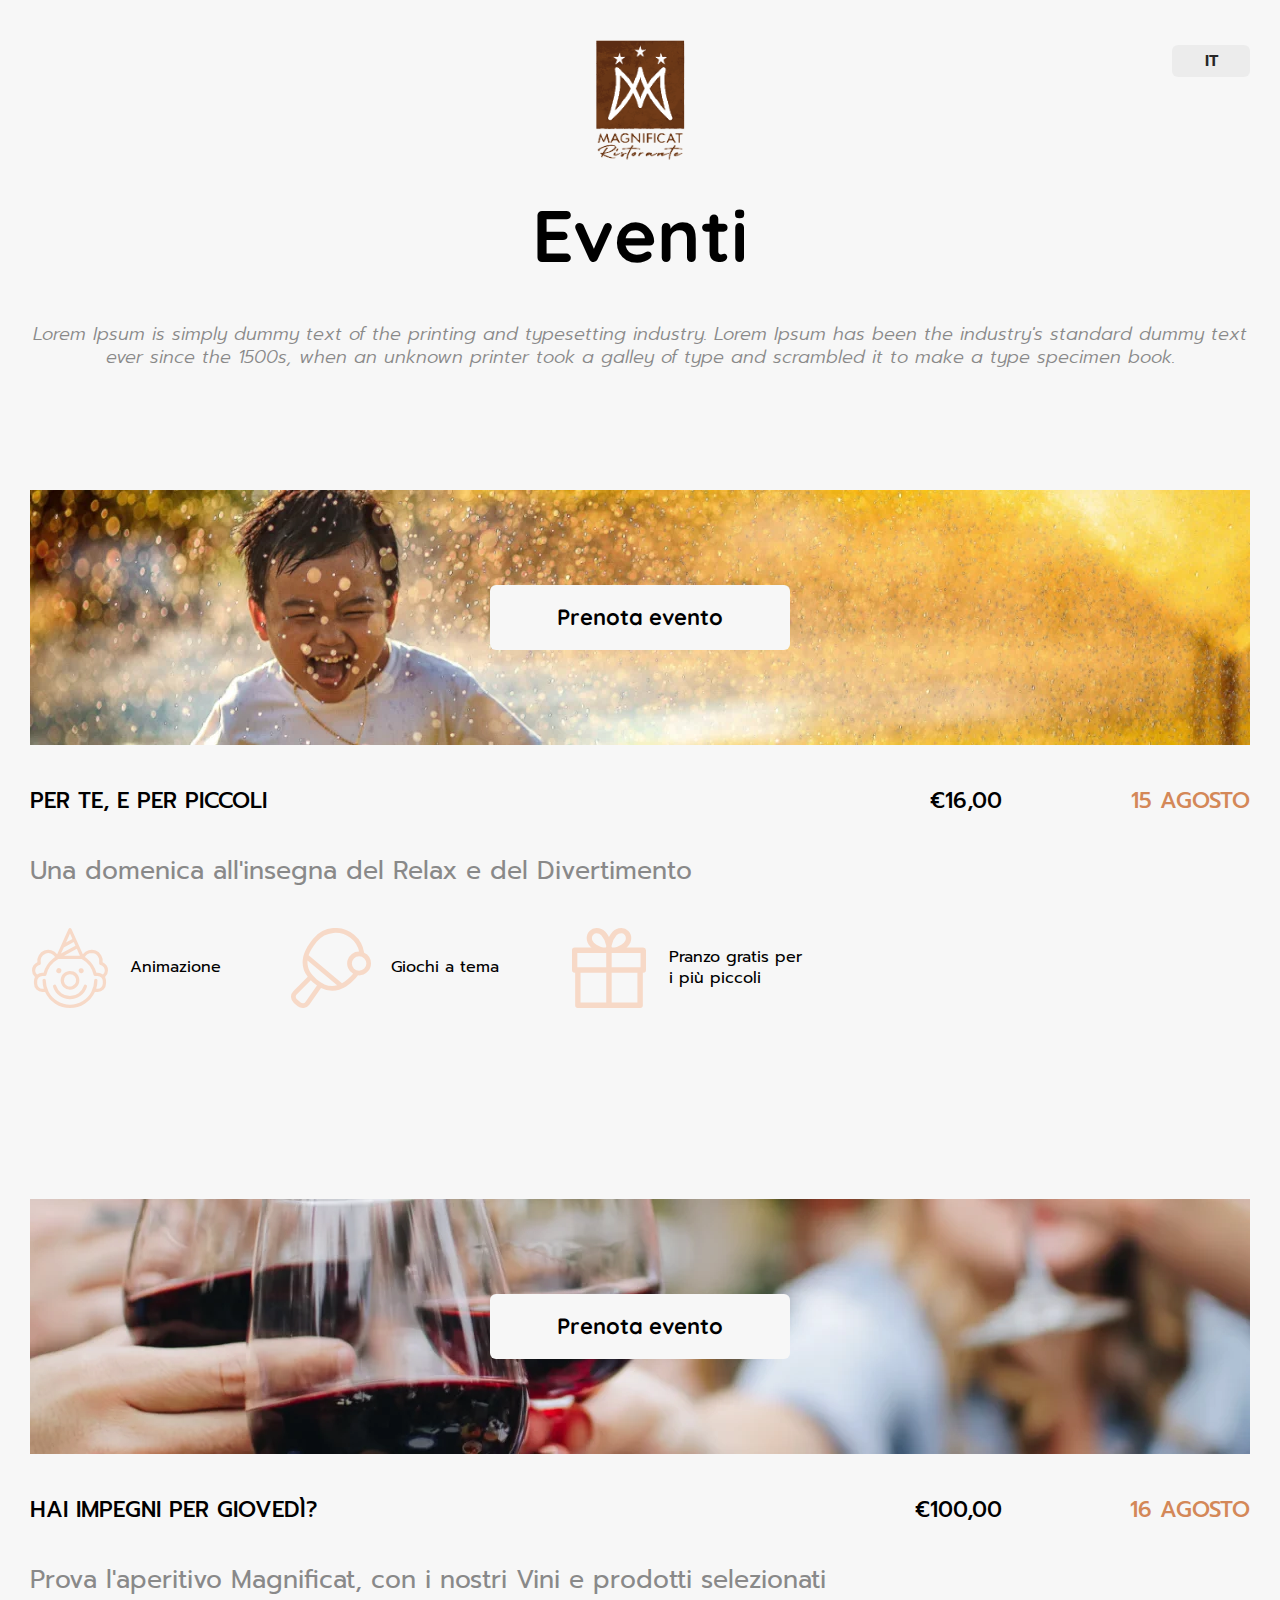
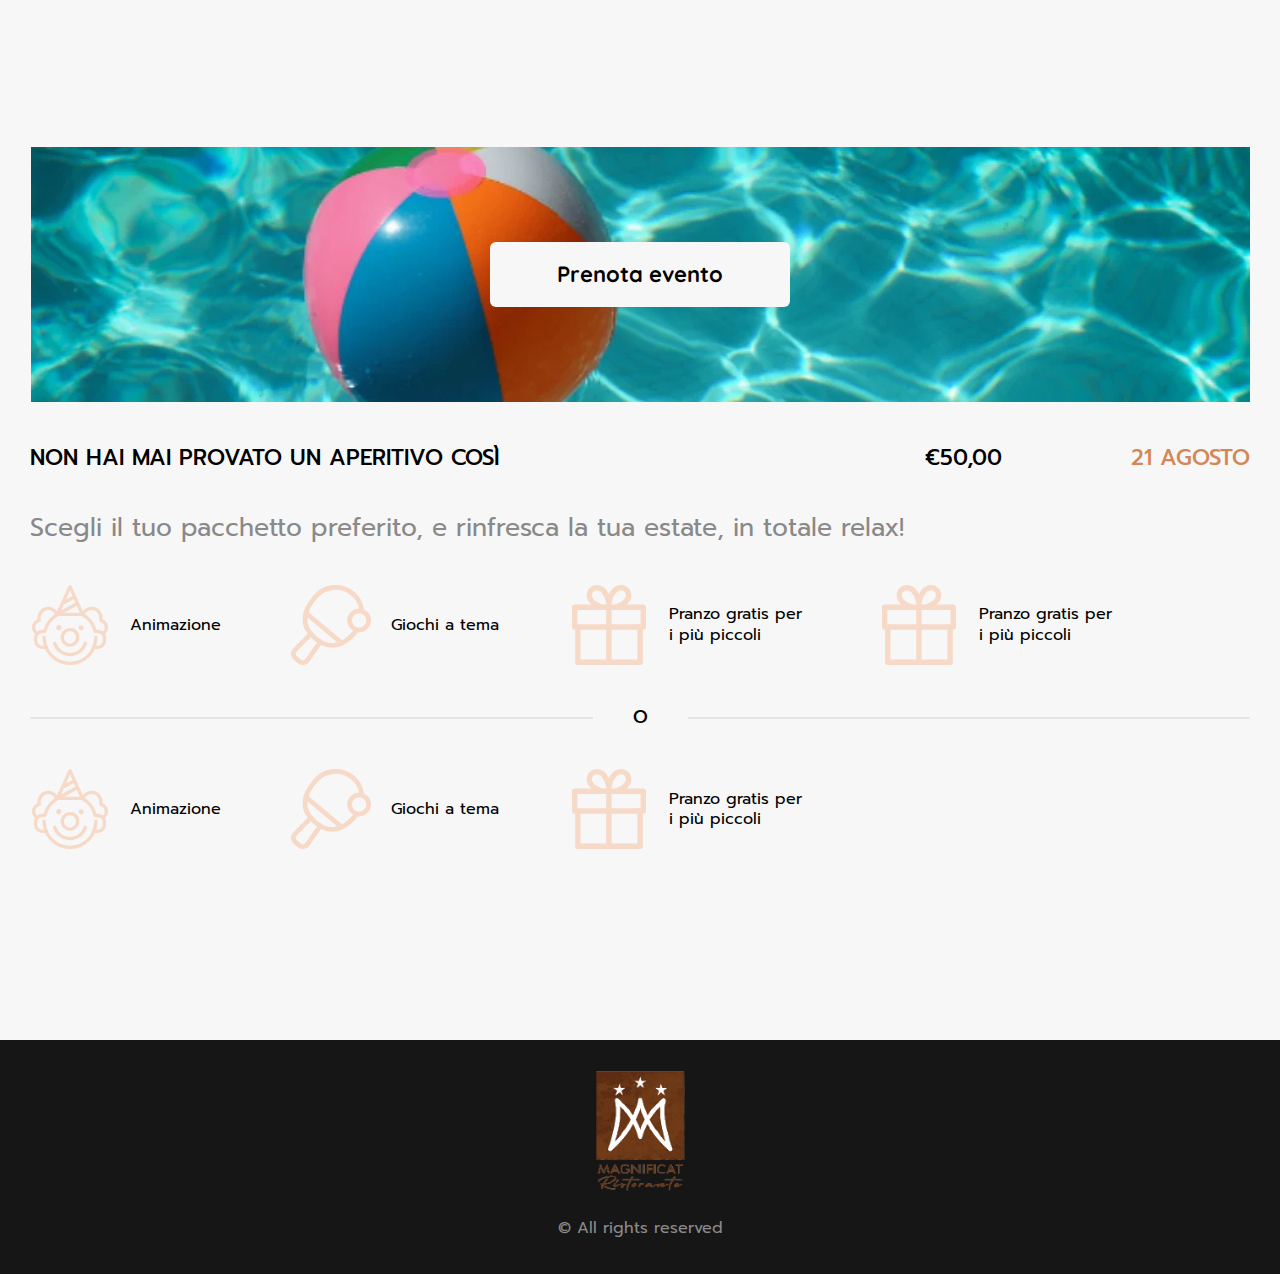
<file: events.html>
<!DOCTYPE html>
<html lang="it">
<head>
    <meta http-equiv="Content-Type" content="text/html; charset=utf-8">
    <meta name="viewport" content="width=device-width,  initial-scale=1.0">
    <link rel="stylesheet" href="css/all.css">
    <title>Magnificat Restaurant</title>
</head>
<body>
    <!--start wrapper-->
    <div class="wrapper">
        <header id="header">
            <div class="container">
                <a href="#" class="logo">
                    <img src="images/logo.png" alt="logo" loading="lazy" width="98" height="128">
                </a>
                <div class="hold-lang">
                    <select data-jcf='{"wrapNative": false, "wrapNativeOnMobile": false, "flipDropToFit": false}'>
                        <option value="index_it.html" selected>IT</option>
                        <option value="index_en.html">EN</option>
                    </select>
                </div>
            </div>
        </header>
        <main id="main">
            <div class="container">
                <div class="title-holder">
                    <h2>Eventi</h2>
                    <div class="subtitle">
                        Lorem Ipsum is simply dummy text of the printing and typesetting industry. Lorem Ipsum has been the industry's standard dummy text ever since the 1500s, when an unknown printer took a galley of type and scrambled it to make a type specimen book.
                    </div>
                </div>
                <div class="event-card">
                    <div class="event-card__header" style="background-image: url(images/bg-event001.webp);">
                        <a href="#modal01" class="btn btn-white simplebox">Prenota evento</a>
                    </div>
                    <div class="event-card__title">
                        <div class="column column-60">
                            <div class="event-card__name">Per te, e per piccoli</div>
                        </div>
                        <div class="column column-40">
                            <div class="local-grid">
                                <div class="local-grid__col">
                                    <span>€16,00</span>
                                </div>
                                <div class="local-grid__col">
                                    <span class="colored">15 agosto</span>
                                </div>
                            </div>
                        </div>
                    </div>
                    <div class="event-card__subtitle">Una domenica all'insegna del Relax e del Divertimento</div>
                    <div class="event-list">
                        <div class="event-list__item">
                            <div class="event-list__icon"><img src="images/event001.svg" alt=""></div>
                            <div class="event-list__name">Animazione</div>
                        </div>
                        <div class="event-list__item">
                            <div class="event-list__icon"><img src="images/event002.svg" alt=""></div>
                            <div class="event-list__name">Giochi a tema</div>
                        </div>
                        <div class="event-list__item">
                            <div class="event-list__icon"><img src="images/event003.svg" alt=""></div>
                            <div class="event-list__name">Pranzo gratis per i più piccoli</div>
                        </div>
                    </div>
                </div>
                <div class="event-card">
                    <div class="event-card__header" style="background-image: url(images/bg-event002.webp);">
                        <a href="#modal01" class="btn btn-white simplebox">Prenota evento</a>
                    </div>
                    <div class="event-card__title">
                        <div class="column column-60">
                            <div class="event-card__name">Hai impegni per Giovedì?</div>
                        </div>
                        <div class="column column-40">
                            <div class="local-grid">
                                <div class="local-grid__col">
                                    <span>€100,00</span>
                                </div>
                                <div class="local-grid__col">
                                    <span class="colored">16 agosto</span>
                                </div>
                            </div>
                        </div>
                    </div>
                    <div class="event-card__subtitle">Prova l'aperitivo Magnificat, con i nostri Vini e prodotti selezionati</div>
                </div>
                <div class="event-card">
                    <div class="event-card__header" style="background-image: url(images/bg-event003.webp);">
                        <a href="#modal01" class="btn btn-white simplebox">Prenota evento</a>
                    </div>
                    <div class="event-card__title">
                        <div class="column column-60">
                            <div class="event-card__name">Non hai mai provato un Aperitivo così</div>
                        </div>
                        <div class="column column-40">
                            <div class="local-grid">
                                <div class="local-grid__col">
                                    <span>€50,00 </span>
                                </div>
                                <div class="local-grid__col">
                                    <span class="colored">21 agosto</span>
                                </div>
                            </div>
                        </div>
                    </div>
                    <div class="event-card__subtitle">Scegli il tuo pacchetto preferito, e rinfresca la tua estate, in totale relax!</div>
                    <div class="event-list">
                        <div class="event-list__item">
                            <div class="event-list__icon"><img src="images/event001.svg" alt=""></div>
                            <div class="event-list__name">Animazione</div>
                        </div>
                        <div class="event-list__item">
                            <div class="event-list__icon"><img src="images/event002.svg" alt=""></div>
                            <div class="event-list__name">Giochi a tema</div>
                        </div>
                        <div class="event-list__item">
                            <div class="event-list__icon"><img src="images/event003.svg" alt=""></div>
                            <div class="event-list__name">Pranzo gratis per i più piccoli</div>
                        </div>
                        <div class="event-list__item">
                            <div class="event-list__icon"><img src="images/event003.svg" alt=""></div>
                            <div class="event-list__name">Pranzo gratis per i più piccoli</div>
                        </div>
                    </div>
                    <div class="decor"><span>O</span></div>
                    <div class="event-list">
                        <div class="event-list__item">
                            <div class="event-list__icon"><img src="images/event001.svg" alt=""></div>
                            <div class="event-list__name">Animazione</div>
                        </div>
                        <div class="event-list__item">
                            <div class="event-list__icon"><img src="images/event002.svg" alt=""></div>
                            <div class="event-list__name">Giochi a tema</div>
                        </div>
                        <div class="event-list__item">
                            <div class="event-list__icon"><img src="images/event003.svg" alt=""></div>
                            <div class="event-list__name">Pranzo gratis per i più piccoli</div>
                        </div>
                    </div>
                </div>
            </div>
        </main>
        <footer id="footer">
            <div class="container">
                <div class="info-footer">
                    <a href="#" class="logo">
                        <img src="images/logo.png" alt="logo" loading="lazy" width="98" height="128">
                    </a>
                    <span class="text-copyright">&copy; All rights reserved</span>
                </div>
            </div>
        </footer>
    </div>
    <div class="modal" id="modal01">
        <span class="close"></span>
        <div class="modal-body">
            <div class="modal-head">
                <span class="logo-modal"><img src="images/logo.png" alt="logo" loading="lazy" width="98" height="128"></span>
                <h4 class="text-center">Prenota evento</h4>
            </div>
            <div class="modal-content">
                <div class="hold-reservation">
                    <div class="hold-step hold-step3">
                        <span class="sub-text">
                            E quante persone?
                        </span>
                        <ul class="list-data list-data-inner">
                            <li>
                                <input id="number01" type="radio" name="number01">
                                <label for="number01">1</label>
                            </li>
                            <li>
                                <input id="number02" type="radio" name="number01">
                                <label for="number02">2</label>
                            </li>
                            <li>
                                <input id="number03" type="radio" name="number01">
                                <label for="number03">3</label>
                            </li>
                            <li>
                                <input id="number04" type="radio" name="number01" checked="checked">
                                <label for="number04">4</label>
                            </li>
                            <li>
                                <input id="number05" type="radio" name="number01">
                                <label for="number05">5</label>
                            </li>
                            <li>
                                <input id="number06" type="radio" name="number01">
                                <label for="number06">5+</label>
                            </li>
                        </ul>
                    </div>
                </div>
            </div>
        </div>
    </div>
</body>
<script src="js/jquery-2.0.3.min.js"></script>
<script src="js/jcf.js"></script>
<script src="js/jcf.select.js"></script>
<script src="js/jquery.simplebox.min.js"></script>
<script>
    $(document).ready(function(){
        jcf.replaceAll();
        $('.simplebox').simplebox();
    });

</script>
</html>
</file>
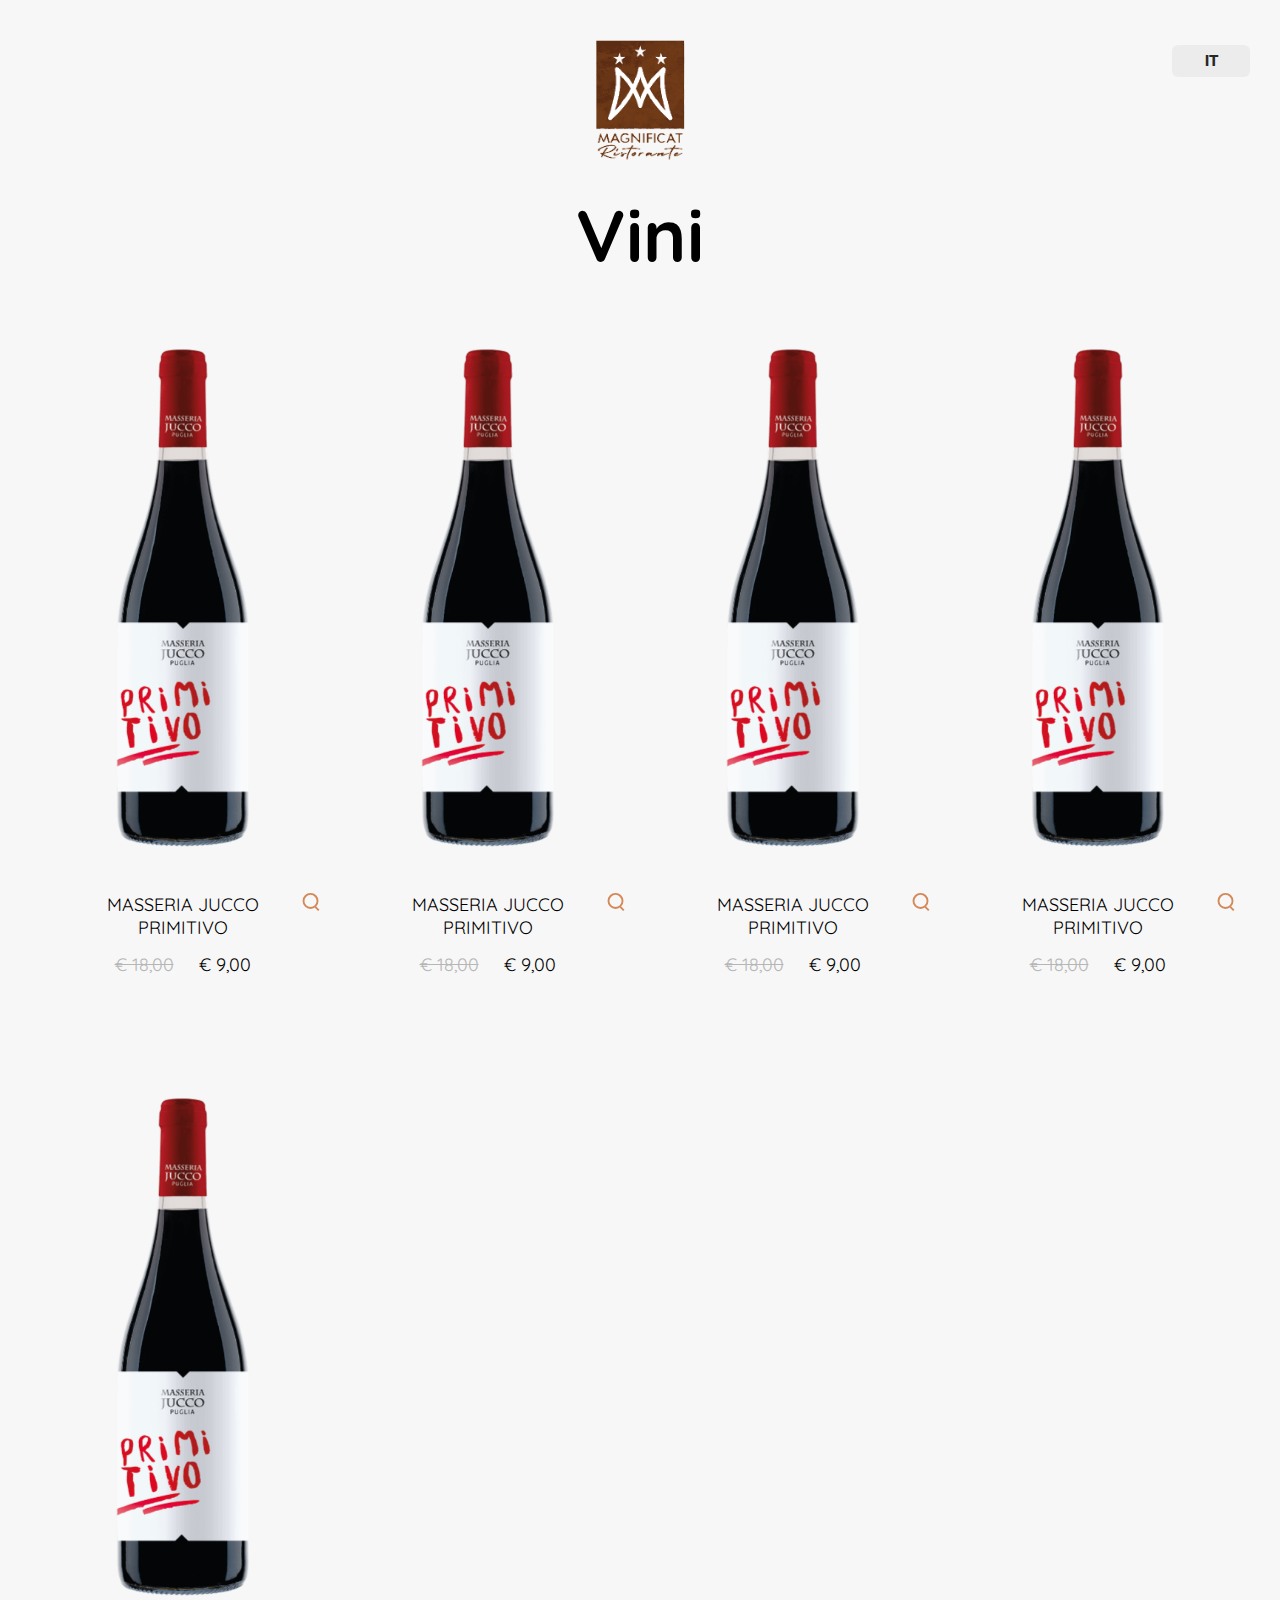
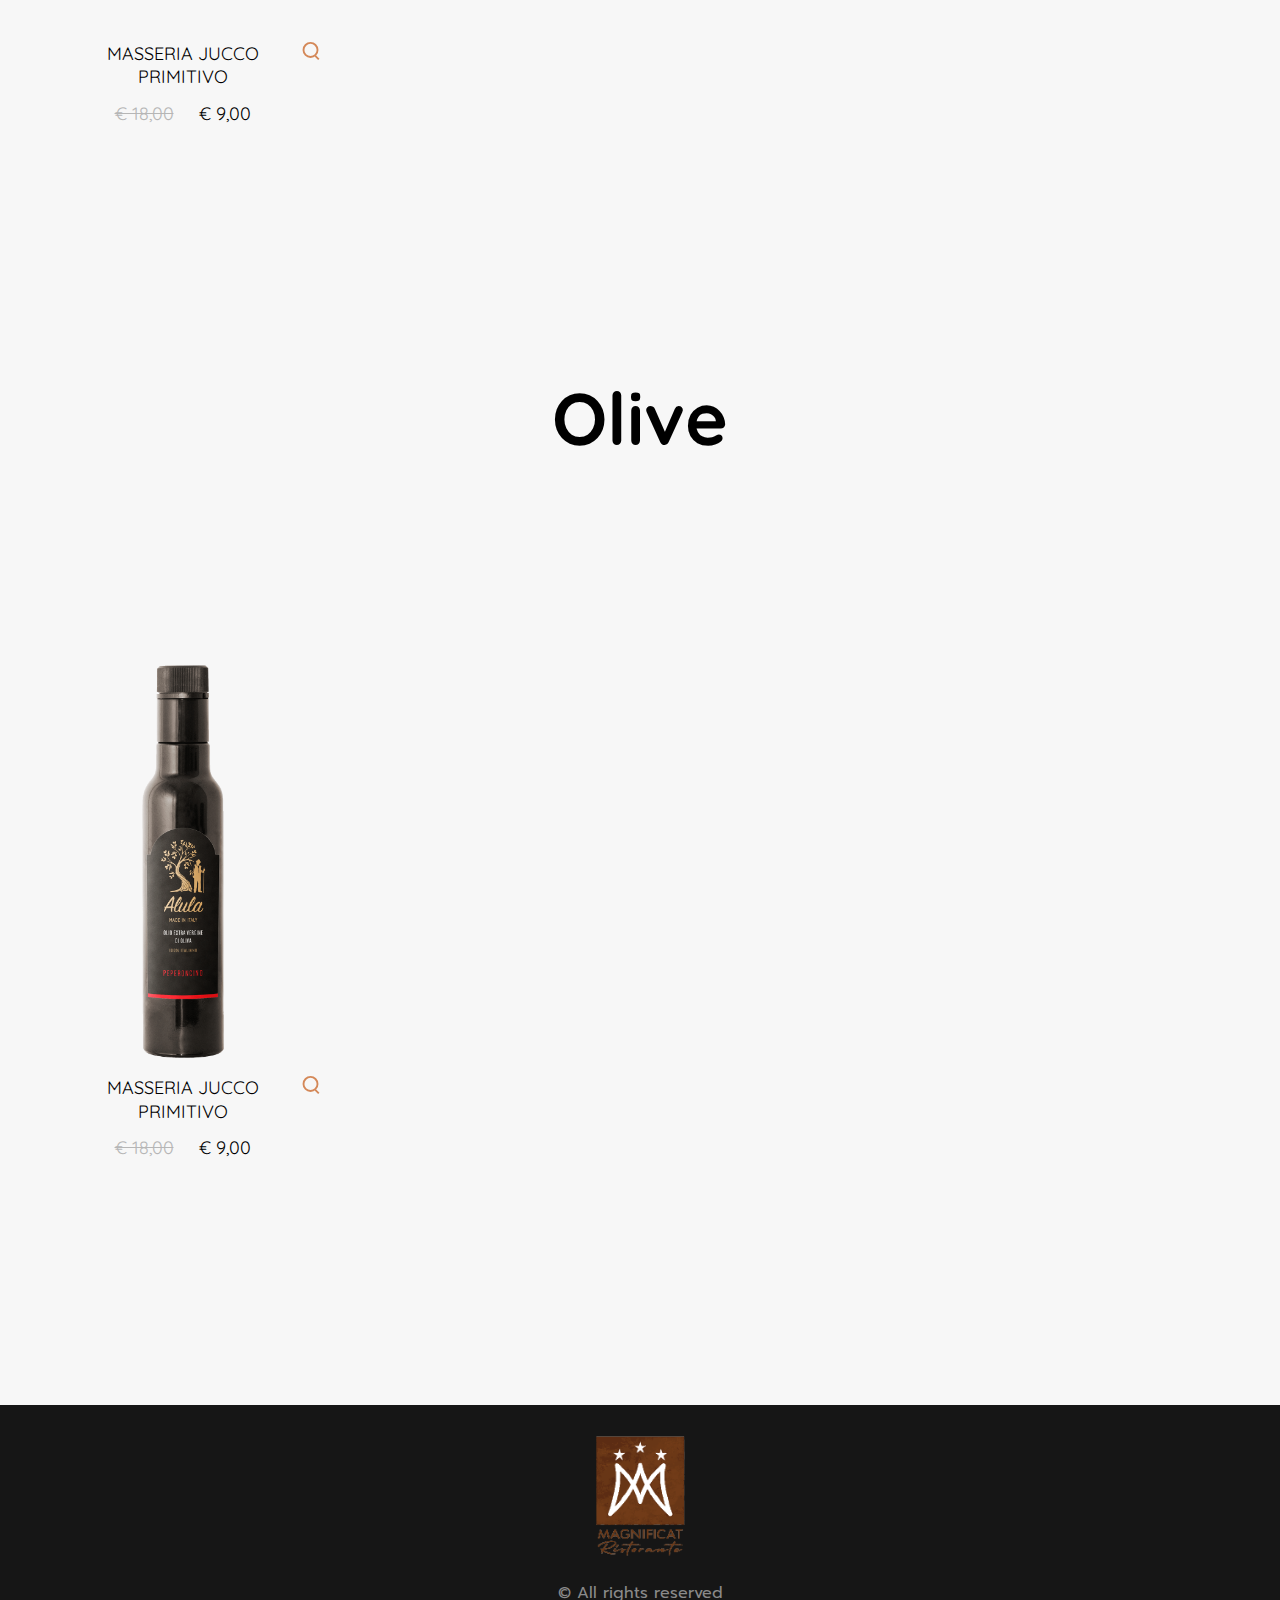
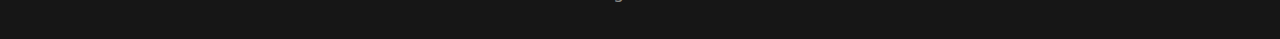
<file: menu.html>
<!DOCTYPE html>
<html lang="it">
<head>
    <meta http-equiv="Content-Type" content="text/html; charset=utf-8">
    <meta name="viewport" content="width=device-width,  initial-scale=1.0">
    <link rel="stylesheet" href="css/all.css">
    <title>Magnificat Restaurant</title>
</head>
<body>
    <!--start wrapper-->
    <div class="wrapper">
        <header id="header">
            <div class="container">
                <a href="#" class="logo">
                    <img src="images/logo.png" alt="logo" loading="lazy" width="98" height="128">
                </a>
                <div class="hold-lang">
                    <select data-jcf='{"wrapNative": false, "wrapNativeOnMobile": false, "flipDropToFit": false}'>
                        <option value="index_it.html" selected>IT</option>
                        <option value="index_en.html">EN</option>
                    </select>
                </div>
            </div>
        </header>
        <main id="main">
            <div class="container">
                <section class="menu-section">
                    <h2>Vini</h2>
                    <div class="product-grid">
                        <div class="product-grid__item">
                            <div class="product-card">
                                <div class="product-card__image">
                                    <img src="images/vino001.png" alt="">
                                </div>
                                <div class="product-card__description">
                                    Con Uve 100% Montepulciano d’Abruzzo biologiche
                                    e un colore brillante e chiaro che ricorda le ciliegie.
                                    Questo vino va bene quasi con tutto; ideale con
                                    salumi, pizze rosse, frutti di mare, primi piatti con
                                    sughi di pomodoro e carni bianche.
                                </div>
                                <div class="product-card__title">
                                    Masseria Jucco Primitivo
                                    <span class="product-card__toogle"></span>
                                </div>
                                <div class="product-card__price">
                                    <span class="old">€ 18,00</span>
                                    <span class="new">€ 9,00</span>
                                </div>
                            </div>
                        </div>
                        <div class="product-grid__item">
                            <div class="product-card">
                                <div class="product-card__image">
                                    <img src="images/vino001.png" alt="">
                                </div>
                                <div class="product-card__description">
                                    Con Uve 100% Montepulciano d’Abruzzo biologiche
                                    e un colore brillante e chiaro che ricorda le ciliegie.
                                    Questo vino va bene quasi con tutto; ideale con
                                    salumi, pizze rosse, frutti di mare, primi piatti con
                                    sughi di pomodoro e carni bianche.
                                </div>
                                <div class="product-card__title">
                                    Masseria Jucco Primitivo
                                    <span class="product-card__toogle"></span>
                                </div>
                                <div class="product-card__price">
                                    <span class="old">€ 18,00</span>
                                    <span class="new">€ 9,00</span>
                                </div>
                            </div>
                        </div>
                        <div class="product-grid__item">
                            <div class="product-card">
                                <div class="product-card__image">
                                    <img src="images/vino001.png" alt="">
                                </div>
                                <div class="product-card__description">
                                    Con Uve 100% Montepulciano d’Abruzzo biologiche
                                    e un colore brillante e chiaro che ricorda le ciliegie.
                                    Questo vino va bene quasi con tutto; ideale con
                                    salumi, pizze rosse, frutti di mare, primi piatti con
                                    sughi di pomodoro e carni bianche.
                                </div>
                                <div class="product-card__title">
                                    Masseria Jucco Primitivo
                                    <span class="product-card__toogle"></span>
                                </div>
                                <div class="product-card__price">
                                    <span class="old">€ 18,00</span>
                                    <span class="new">€ 9,00</span>
                                </div>
                            </div>
                        </div>
                        <div class="product-grid__item">
                            <div class="product-card">
                                <div class="product-card__image">
                                    <img src="images/vino001.png" alt="">
                                </div>
                                <div class="product-card__description">
                                    Con Uve 100% Montepulciano d’Abruzzo biologiche
                                    e un colore brillante e chiaro che ricorda le ciliegie.
                                    Questo vino va bene quasi con tutto; ideale con
                                    salumi, pizze rosse, frutti di mare, primi piatti con
                                    sughi di pomodoro e carni bianche.
                                </div>
                                <div class="product-card__title">
                                    Masseria Jucco Primitivo
                                    <span class="product-card__toogle"></span>
                                </div>
                                <div class="product-card__price">
                                    <span class="old">€ 18,00</span>
                                    <span class="new">€ 9,00</span>
                                </div>
                            </div>
                        </div>
                        <div class="product-grid__item">
                            <div class="product-card">
                                <div class="product-card__image">
                                    <img src="images/vino001.png" alt="">
                                </div>
                                <div class="product-card__description">
                                    Con Uve 100% Montepulciano d’Abruzzo biologiche
                                    e un colore brillante e chiaro che ricorda le ciliegie.
                                    Questo vino va bene quasi con tutto; ideale con
                                    salumi, pizze rosse, frutti di mare, primi piatti con
                                    sughi di pomodoro e carni bianche.
                                </div>
                                <div class="product-card__title">
                                    Masseria Jucco Primitivo
                                    <span class="product-card__toogle"></span>
                                </div>
                                <div class="product-card__price">
                                    <span class="old">€ 18,00</span>
                                    <span class="new">€ 9,00</span>
                                </div>
                            </div>
                        </div>
                    </div>
                </section>
                <section class="menu-section">
                    <h2>Olive</h2>
                    <div class="product-grid">
                        <div class="product-grid__item">
                            <div class="product-card">
                                <div class="product-card__image">
                                    <img src="images/oil2.png" alt="">
                                </div>
                                <div class="product-card__description">
                                    Con Uve 100% Montepulciano d’Abruzzo biologiche
                                    e un colore brillante e chiaro che ricorda le ciliegie.
                                    Questo vino va bene quasi con tutto; ideale con
                                    salumi, pizze rosse, frutti di mare, primi piatti con
                                    sughi di pomodoro e carni bianche.
                                </div>
                                <div class="product-card__title">
                                    Masseria Jucco Primitivo
                                    <span class="product-card__toogle"></span>
                                </div>
                                <div class="product-card__price">
                                    <span class="old">€ 18,00</span>
                                    <span class="new">€ 9,00</span>
                                </div>
                            </div>
                        </div>
                    </div>
                </section>
            </div>
        </main>
        <footer id="footer">
            <div class="container">
                <div class="info-footer">
                    <a href="#" class="logo">
                        <img src="images/logo.png" alt="logo" loading="lazy" width="98" height="128">
                    </a>
                    <span class="text-copyright">&copy; All rights reserved</span>
                </div>
            </div>
        </footer>
    </div>
</body>
<script src="js/jquery-2.0.3.min.js"></script>
<script src="js/jcf.js"></script>
<script src="js/jcf.select.js"></script>
<script>
    $(document).ready(function(){
        $('.product-card__toogle').click(function() {
            event.preventDefault();
            if($(this).parents('.product-card').find('.product-card__description').hasClass('open')){
                $(this).parents('.product-card').find('.product-card__description').removeClass('open');
            }else{
                $(this).parents('.product-card').find('.product-card__description').addClass('open');
            }
        });
        jcf.replaceAll();
    });
</script>
</html>
</file>
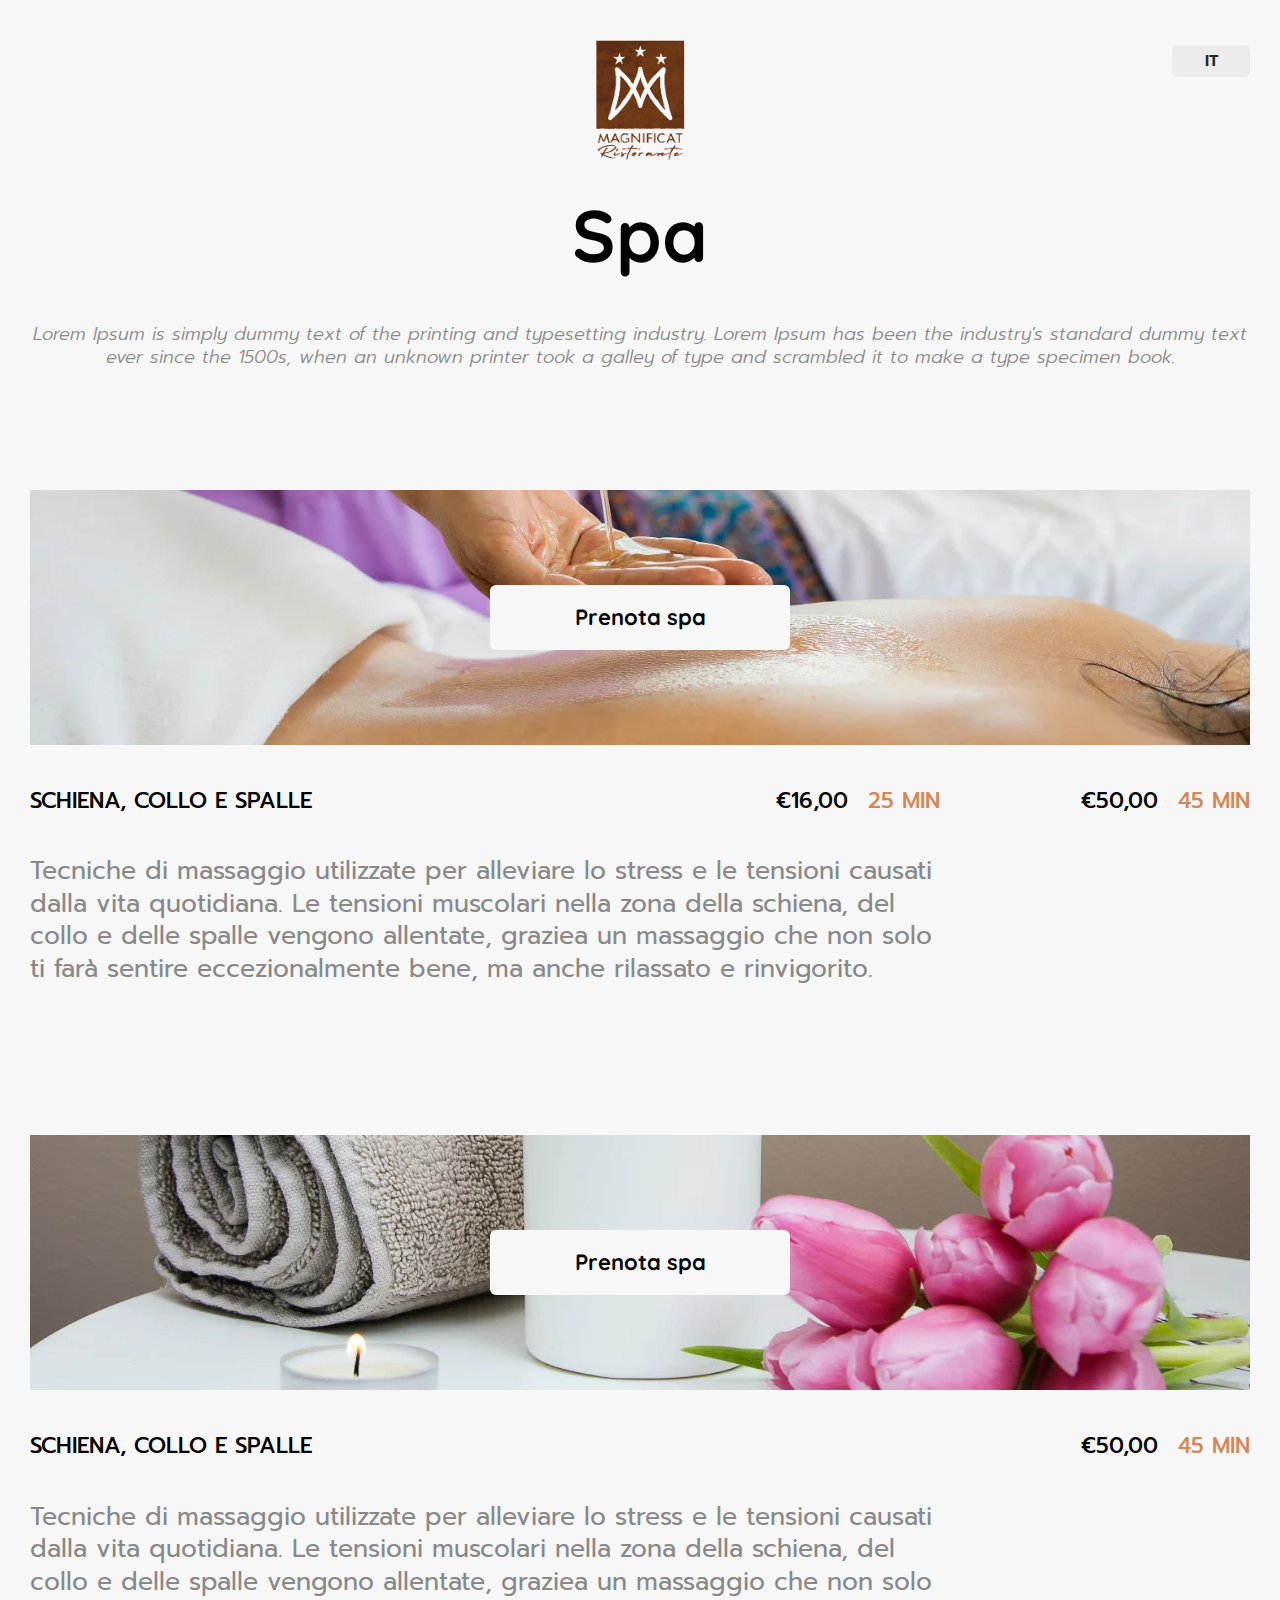
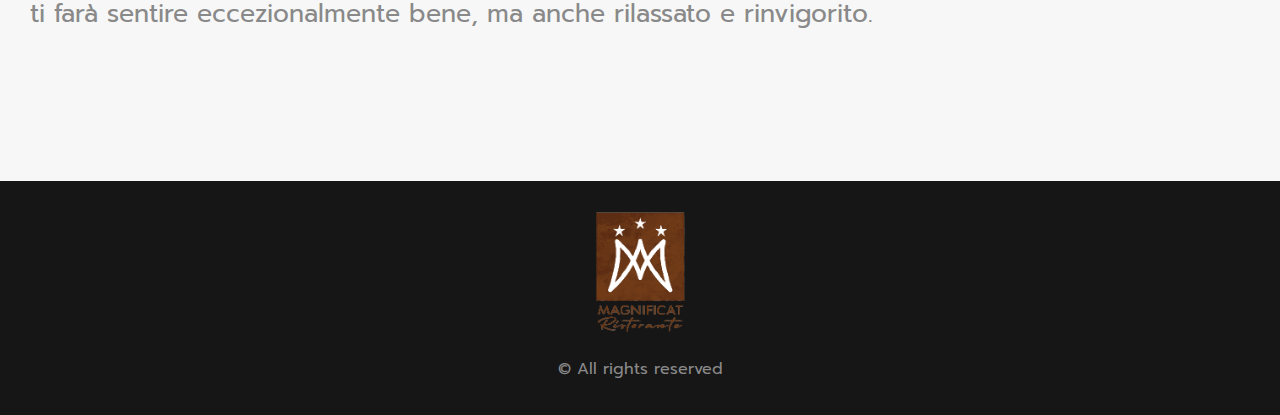
<file: spa.html>
<!DOCTYPE html>
<html lang="it">
<head>
    <meta http-equiv="Content-Type" content="text/html; charset=utf-8">
    <meta name="viewport" content="width=device-width,  initial-scale=1.0">
    <link rel="stylesheet" href="css/all.css">
    <title>Magnificat Restaurant</title>
</head>
<body>
    <!--start wrapper-->
    <div class="wrapper">
        <header id="header">
            <div class="container">
                <a href="#" class="logo">
                    <img src="images/logo.png" alt="logo" loading="lazy" width="98" height="128">
                </a>
                <div class="hold-lang">
                    <select data-jcf='{"wrapNative": false, "wrapNativeOnMobile": false, "flipDropToFit": false}'>
                        <option value="index_it.html" selected>IT</option>
                        <option value="index_en.html">EN</option>
                    </select>
                </div>
            </div>
        </header>
        <main id="main">
            <div class="container">
                <div class="title-holder">
                    <h2>Spa</h2>
                    <div class="subtitle">
                        Lorem Ipsum is simply dummy text of the printing and typesetting industry. Lorem Ipsum has been the industry's standard dummy text ever since the 1500s, when an unknown printer took a galley of type and scrambled it to make a type specimen book.
                    </div>
                </div>
                <div class="event-card">
                    <div class="event-card__header" style="background-image: url(images/bg-spa001.webp);">
                        <a href="" class="btn btn-white">Prenota spa</a>
                    </div>
                    <div class="event-card__title">
                        <div class="column">
                            <div class="event-card__name">Schiena, Collo e Spalle</div>
                        </div>
                        <div class="column">
                            <div class="local-grid">
                                <div class="local-grid__col">
                                    <span>€16,00</span>
                                    <span class="colored">25 min</span>
                                </div>
                                <div class="local-grid__col">
                                    <span>€50,00</span>
                                    <span class="colored">45 min</span>
                                </div>
                            </div>
                        </div>
                    </div>
                    <div class="event-card__subtitle">Tecniche di massaggio utilizzate per alleviare lo stress e le tensioni causati dalla vita quotidiana. Le tensioni muscolari nella zona della schiena, del collo e delle spalle vengono allentate, graziea un massaggio che non solo ti farà sentire eccezionalmente bene, ma anche rilassato e rinvigorito.</div>
                </div>
                <div class="event-card">
                    <div class="event-card__header" style="background-image: url(images/bg-spa002.webp);">
                        <a href="" class="btn btn-white">Prenota spa</a>
                    </div>
                    <div class="event-card__title">
                        <div class="column column-60">
                            <div class="event-card__name">Schiena, Collo e Spalle</div>
                        </div>
                        <div class="column">
                            <div class="local-grid">
                                <div class="local-grid__col">
                                    <span>€50,00</span>
                                    <span class="colored">45 min</span>
                                </div>
                            </div>
                        </div>
                    </div>
                    <div class="event-card__subtitle">Tecniche di massaggio utilizzate per alleviare lo stress e le tensioni causati dalla vita quotidiana. Le tensioni muscolari nella zona della schiena, del collo e delle spalle vengono allentate, graziea un massaggio che non solo ti farà sentire eccezionalmente bene, ma anche rilassato e rinvigorito.</div>
                </div>
                
            </div>
        </main>
        <footer id="footer">
            <div class="container">
                <div class="info-footer">
                    <a href="#" class="logo">
                        <img src="images/logo.png" alt="logo" loading="lazy" width="98" height="128">
                    </a>
                    <span class="text-copyright">&copy; All rights reserved</span>
                </div>
            </div>
        </footer>
    </div>
</body>
<script src="js/jquery-2.0.3.min.js"></script>
<script src="js/jcf.js"></script>
<script src="js/jcf.select.js"></script>
<script>
    $(document).ready(function(){
        jcf.replaceAll();
    });

</script>
</html>
</file>
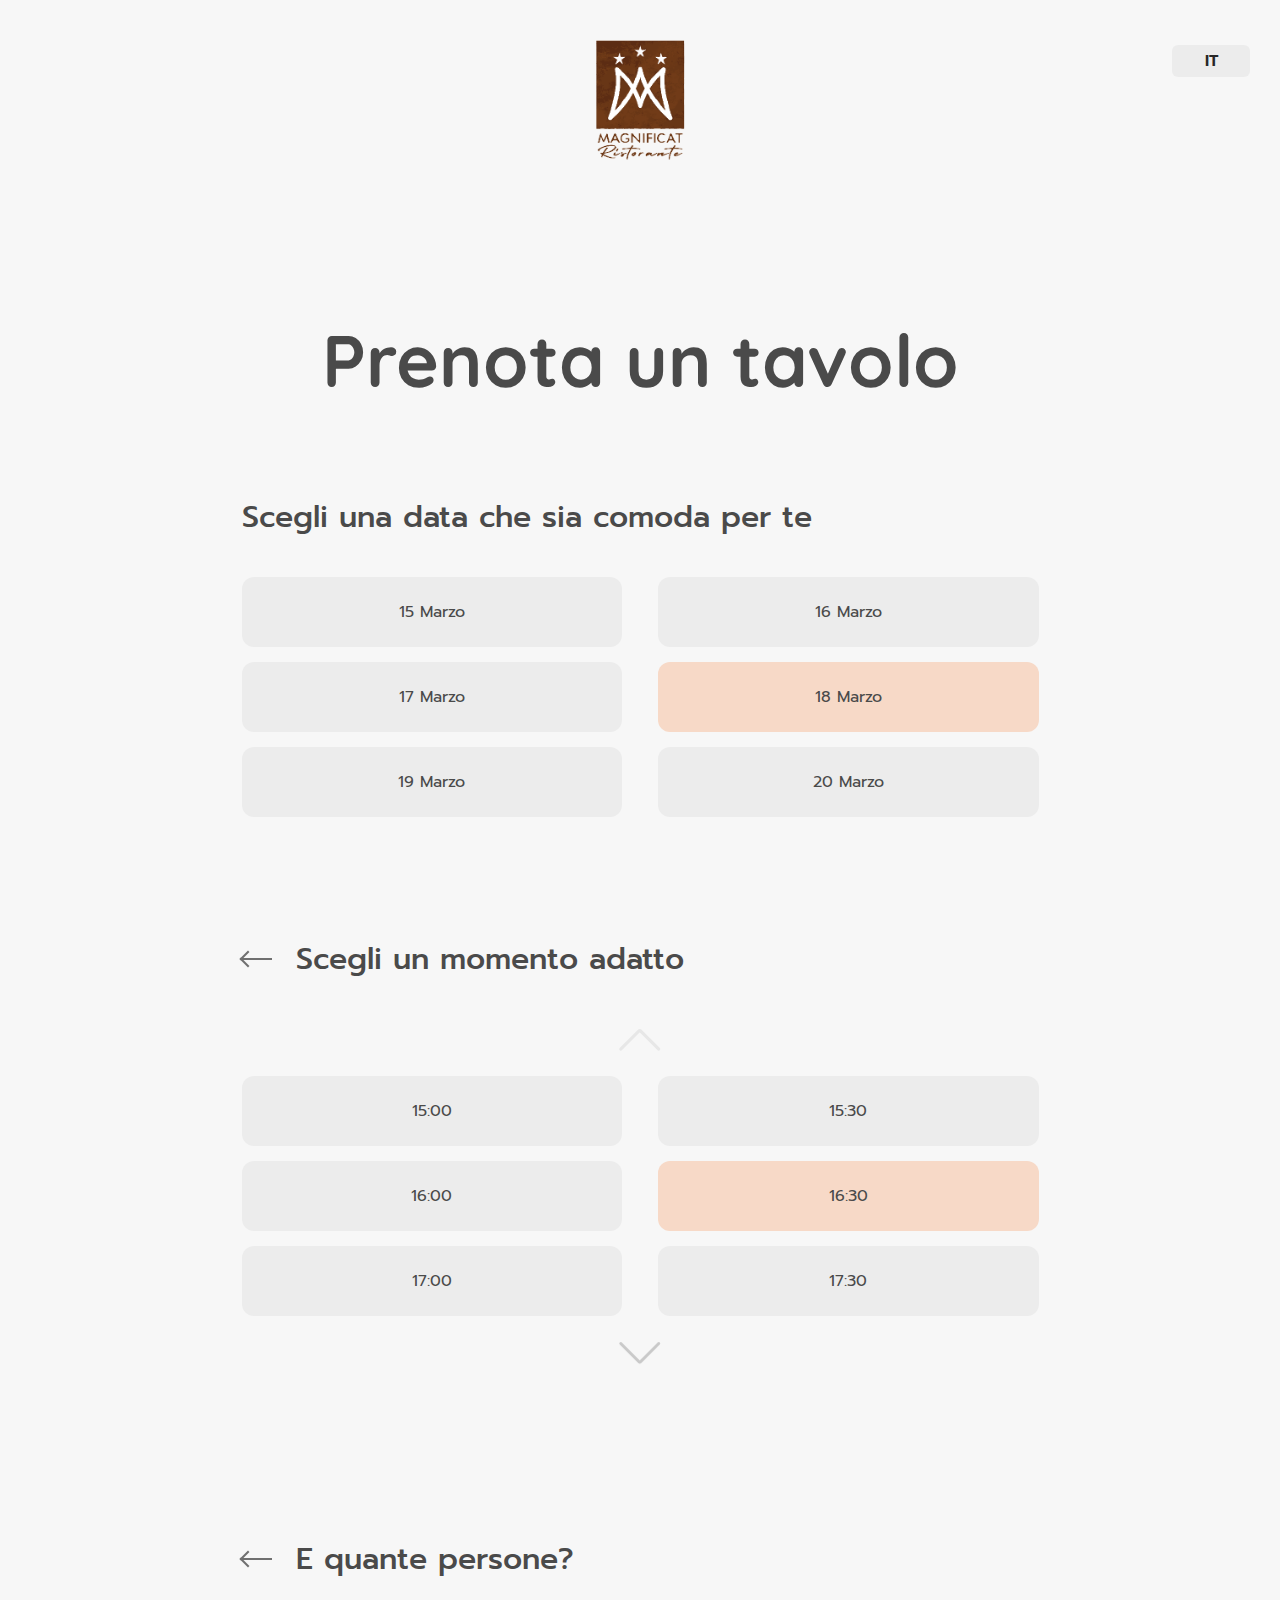
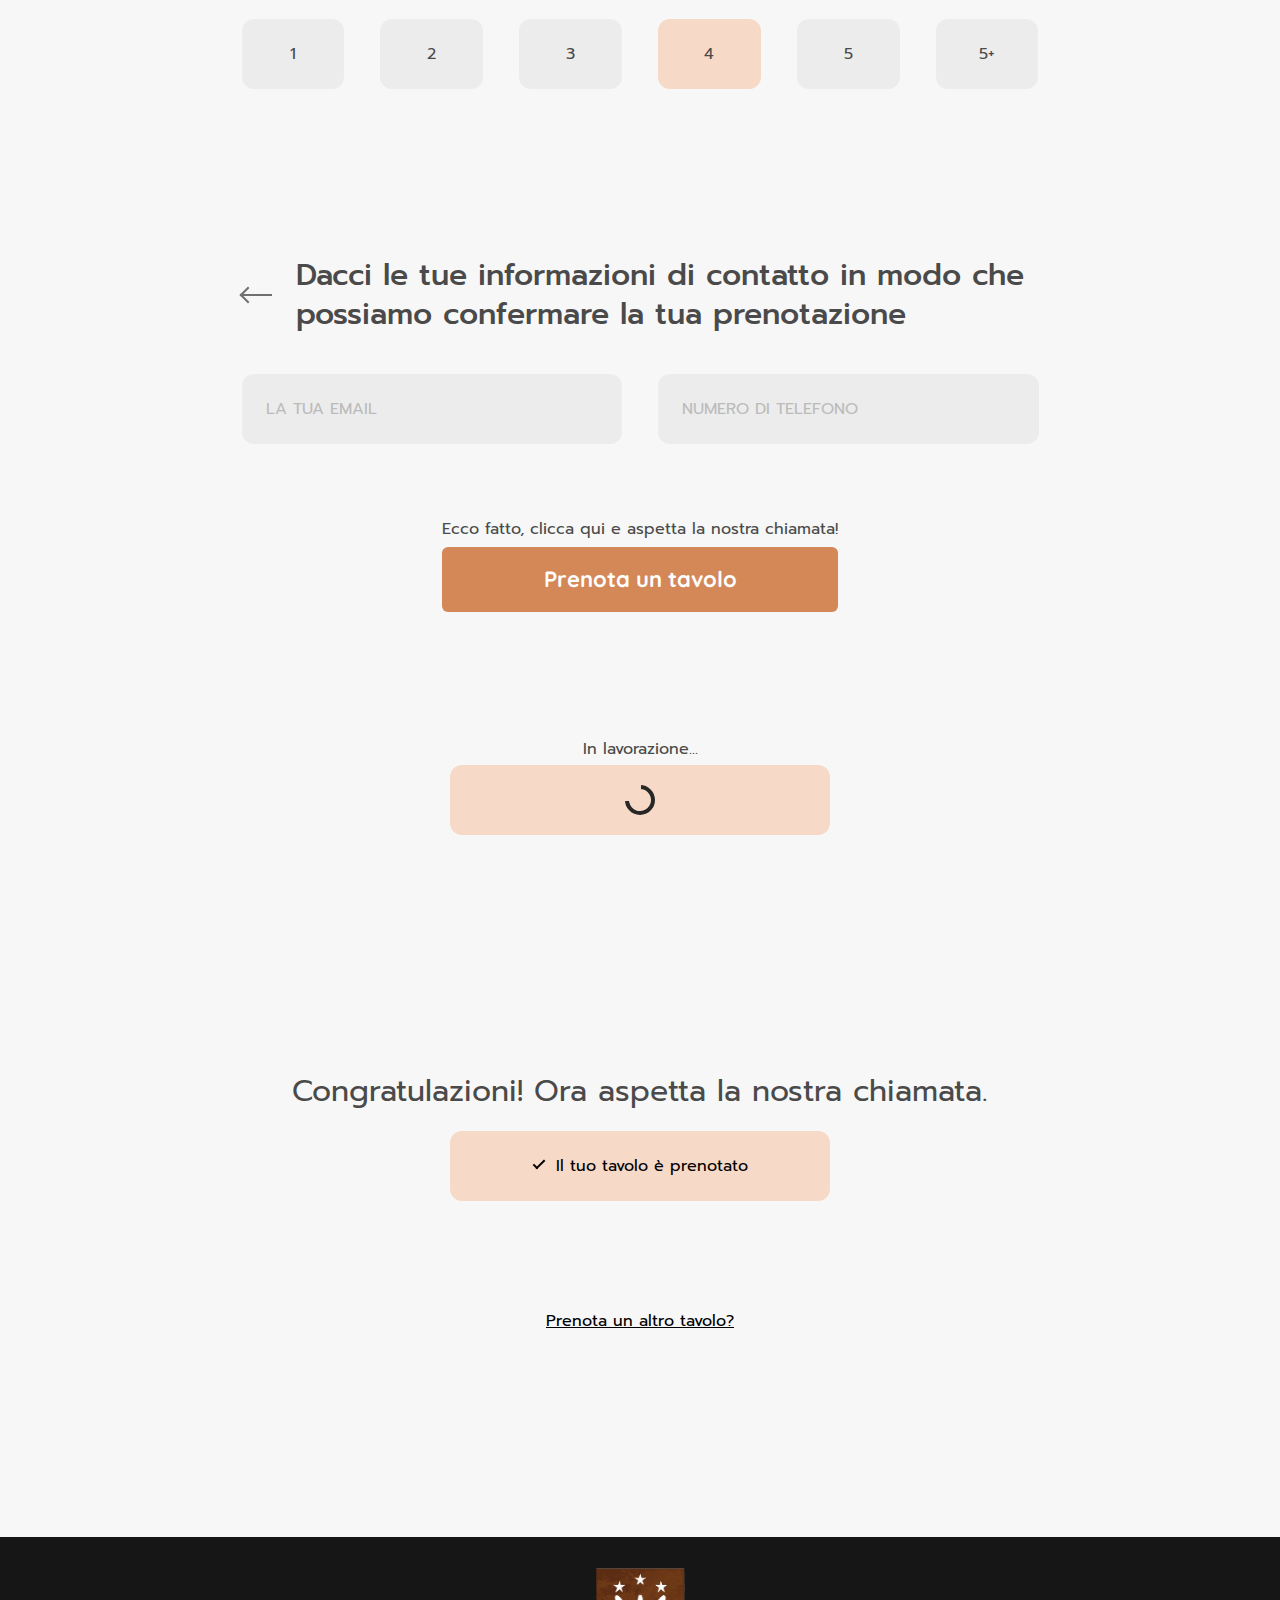
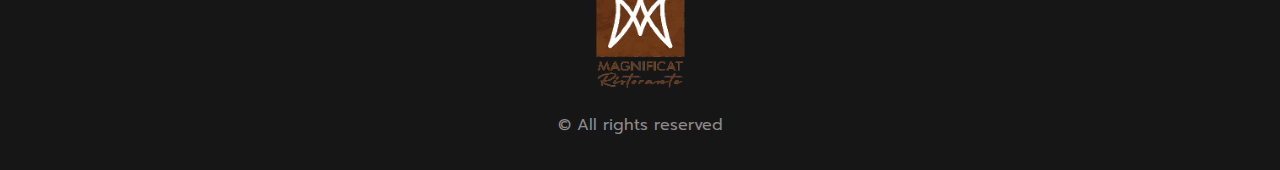
<file: steps.html>
<!DOCTYPE html>
<html lang="it">
<head>
    <meta http-equiv="Content-Type" content="text/html; charset=utf-8">
    <meta name="viewport" content="width=device-width,  initial-scale=1.0">
    <link rel="stylesheet" href="css/swiper-bundle.min.css" />
    <link rel="stylesheet" href="css/all.css">
    <title>Magnificat Restaurant</title>
</head>
<body>
    <!--start wrapper-->
    <div class="wrapper">
        <header id="header">
            <div class="container">
                <a href="#" class="logo">
                    <img src="images/logo.png" alt="logo" loading="lazy" width="98" height="128">
                </a>
                <div class="hold-lang">
                    <select data-jcf='{"wrapNative": false, "wrapNativeOnMobile": false, "flipDropToFit": false}'>
                        <option value="index_it.html" selected>IT</option>
                        <option value="index_en.html">EN</option>
                    </select>
                </div>
            </div>
        </header>
        <main id="main">
            <section class="section-reservation">
                <div class="container">
                    <h2>Prenota un tavolo</h2>
                    <form>
                        <div class="hold-reservation">
                            <div class="hold-step hold-step1">
                                <span class="sub-text">Scegli una data che sia comoda per te</span>
                                <ul class="list-data">
                                    <li>
                                        <input id="data01" type="radio" name="radio01">
                                        <label for="data01">15 Marzo</label>
                                    </li>
                                    <li>
                                        <input id="data02" type="radio" name="radio01">
                                        <label for="data02">16 Marzo</label>
                                    </li>
                                    <li>
                                        <input id="data03" type="radio" name="radio01">
                                        <label for="data03">17 Marzo</label>
                                    </li>
                                    <li>
                                        <input id="data04" type="radio" name="radio01" checked="checked">
                                        <label for="data04">18 Marzo</label>
                                    </li>
                                    <li>
                                        <input id="data05" type="radio" name="radio01">
                                        <label for="data05">19 Marzo</label>
                                    </li>
                                    <li>
                                        <input id="data06" type="radio" name="radio01">
                                        <label for="data06">20 Marzo</label>
                                    </li>
                                </ul>
                            </div>
                            <div class="hold-step hold-step2">
                                <span class="sub-text sub-text-arrow">
                                    <a href="#" class="hold-arrow"></a>
                                    Scegli un momento adatto
                                </span>
                                <div class="swiper">
                                    <div class="swiper-wrapper">
                                          <div class="swiper-slide">
                                            <ul class="list-data">
                                                <li>
                                                    <input id="time01" type="radio" name="time01">
                                                    <label for="time01">15:00</label>
                                                </li>
                                                <li>
                                                    <input id="time02" type="radio" name="time01">
                                                    <label for="time02">15:30</label>
                                                </li>
                                                <li>
                                                    <input id="time03" type="radio" name="time01">
                                                    <label for="time03">16:00</label>
                                                </li>
                                                <li>
                                                    <input id="time04" type="radio" name="time01" checked="checked">
                                                    <label for="time04">16:30</label>
                                                </li>
                                                <li>
                                                    <input id="time05" type="radio" name="time01">
                                                    <label for="time05">17:00</label>
                                                </li>
                                                <li>
                                                    <input id="time06" type="radio" name="time01">
                                                    <label for="time06">17:30</label>
                                                </li>
                                            </ul>
                                          </div>
                                          <div class="swiper-slide">
                                            <ul class="list-data">
                                                <li>
                                                    <input id="time07" type="radio" name="time01">
                                                    <label for="time07">18:00</label>
                                                </li>
                                                <li>
                                                    <input id="time08" type="radio" name="time01">
                                                    <label for="time08">18:30</label>
                                                </li>
                                                <li>
                                                    <input id="time09" type="radio" name="time01">
                                                    <label for="time09">19:00</label>
                                                </li>
                                                <li>
                                                    <input id="time10" type="radio" name="time01">
                                                    <label for="time10">19:30</label>
                                                </li>
                                                <li>
                                                    <input id="time11" type="radio" name="time01">
                                                    <label for="time11">20:00</label>
                                                </li>
                                                <li>
                                                    <input id="time12" type="radio" name="time01">
                                                    <label for="time12">20:30</label>
                                                </li>
                                            </ul>
                                          </div>
                                          <div class="swiper-slide">
                                            <ul class="list-data">
                                                <li>
                                                    <input id="time13" type="radio" name="time01">
                                                    <label for="time13">21:00</label>
                                                </li>
                                                <li>
                                                    <input id="time14" type="radio" name="time01">
                                                    <label for="time14">21:30</label>
                                                </li>
                                                <li>
                                                    <input id="time15" type="radio" name="time01">
                                                    <label for="time15">22:00</label>
                                                </li>
                                                <li>
                                                    <input id="time16" type="radio" name="time01">
                                                    <label for="time16">22:30</label>
                                                </li>
                                                <li>
                                                    <input id="time17" type="radio" name="time01">
                                                    <label for="time17">23:00</label>
                                                </li>
                                                <li>
                                                    <input id="time18" type="radio" name="time01">
                                                    <label for="time18">23:30</label>
                                                </li>
                                            </ul>
                                          </div>
                                    </div>
                                    <div class="swiper-button-next"></div>
                                      <div class="swiper-button-prev"></div>
                                </div>
                            </div>
                            <div class="hold-step hold-step3">
                                <span class="sub-text sub-text-arrow">
                                    <a href="#" class="hold-arrow"></a>
                                    E quante persone?
                                </span>
                                <ul class="list-data list-data-inner">
                                    <li>
                                        <input id="number01" type="radio" name="number01">
                                        <label for="number01">1</label>
                                    </li>
                                    <li>
                                        <input id="number02" type="radio" name="number01">
                                        <label for="number02">2</label>
                                    </li>
                                    <li>
                                        <input id="number03" type="radio" name="number01">
                                        <label for="number03">3</label>
                                    </li>
                                    <li>
                                        <input id="number04" type="radio" name="number01" checked="checked">
                                        <label for="number04">4</label>
                                    </li>
                                    <li>
                                        <input id="number05" type="radio" name="number01">
                                        <label for="number05">5</label>
                                    </li>
                                    <li>
                                        <input id="number06" type="radio" name="number01">
                                        <label for="number06">5+</label>
                                    </li>
                                </ul>
                            </div>
                            <div class="hold-step hold-step4">
                                <span class="sub-text sub-text-arrow">
                                    <a href="#" class="hold-arrow"></a>
                                    Dacci le tue informazioni di contatto in modo che possiamo confermare la tua prenotazione
                                </span>
                                <div class="row">
                                    <div class="col col-50">
                                        <div class="default-input">
                                            <input type="email" name="email" placeholder="La tua email">
                                        </div>
                                    </div>    
                                    <div class="col col-50">
                                        <div class="default-input">
                                            <input type="text" name="number" placeholder="numero di telefono">
                                        </div>
                                    </div>        
                                </div>
                                <div class="box-submit">
                                    <p>Ecco fatto, clicca qui e aspetta la nostra chiamata!</p>
                                    <button type="submit" class="btn">Prenota un tavolo</button>
                                </div>
                            </div>
                            <div class="hold-step hold-step5">
                                <div class="box-loading">
                                    <p>In lavorazione...</p>
                                    <div class="load-info">
                                        <div class="hold-icon">
                                            <svg xmlns="http://www.w3.org/2000/svg" width="30" height="30" viewBox="0 0 30 30">
                                                <g transform="translate(-950 -447)">
                                                    <path d="M15,4a11,11,0,1,0,7.778,3.222A10.928,10.928,0,0,0,15,4m0-4A15,15,0,1,1,0,15,15,15,0,0,1,15,0Z" transform="translate(950 447)" fill="#272727"/>
                                                    <rect width="16" height="16" transform="translate(950 447)" fill="#f7d9c7"/>
                                                </g>
                                            </svg>
                                        </div>
                                    </div>
                                </div>
                            </div>
                            <div class="hold-step hold-step6">
                                <div class="box-loading">
                                    <span class="text-load">Congratulazioni! Ora aspetta la nostra chiamata.</span>
                                    <div class="load-info">
                                        <span class="text-info">Il tuo tavolo è prenotato</span>
                                    </div>
                                    <a href="#" class="link-info">Prenota un altro tavolo?</a>
                                </div>
                            </div>
                        </div>
                    </form>
                </div>
            </section>
        </main>
        <footer id="footer">
            <div class="container">
                <div class="info-footer">
                    <a href="#" class="logo">
                        <img src="images/logo.png" alt="logo" loading="lazy" width="98" height="128">
                    </a>
                    <span class="text-copyright">&copy; All rights reserved</span>
                </div>
            </div>
        </footer>
        <div class="modal" id="modal01">
            <span class="close"></span>
            <div class="modal-body">
                <div class="modal-head">
                    <span class="logo-modal"><img src="images/logo.png" alt="logo" loading="lazy" width="98" height="128"></span>
                    <h4>Chi siamo</h4>
                </div>
                <div class="modal-content">
                    <ul class="list_about_us">
                        <li>
                            <div class="hold-img">
                                <img src="images/icon01.svg" alt="icon" loading="lazy" width="89" height="114">
                            </div>
                            <div class="hold-text">
                                <strong class="title">Il nostro ristorante</strong>
                                <p>Lorem Ipsum is simply dummy text of the printing and typesetting industry. Lorem Ipsum has been the industry's standard dummy text ever since the 1500s, when an unknown printer took a galley of type and scrambled it to make a type specimen book. </p>
                            </div>
                        </li>
                        <li>
                            <div class="hold-img">
                                <img src="images/icon02.svg" alt="icon" loading="lazy" width="74" height="114">
                            </div>
                            <div class="hold-text">
                                <strong class="title">Ingredienti</strong>
                                <p>Lorem Ipsum is simply dummy text of the printing and typesetting industry. Lorem Ipsum has been the industry's standard dummy text ever since the 1500s, when an unknown printer took a galley of type</p>
                            </div>
                        </li>
                        <li>
                            <div class="hold-img">
                                <img src="images/icon03.svg" alt="icon" loading="lazy" width="112" height="112">
                            </div>
                            <div class="hold-text">
                                <strong class="title">I nostri vini</strong>
                                <p>Lorem Ipsum is simply dummy text of the printing and typesetting industry. Lorem Ipsum has been the industry's standard dummy text ever since the 1500s, when an unknown printer took a galley of type and scrambled it to make a type specimen </p>
                            </div>
                        </li>
                    </ul>
                </div>
            </div>
        </div>
    </div><!--end wrapper-->
</body>
<script src="js/jquery-2.0.3.min.js"></script>
<script src="js/swiper-bundle.min.js"></script>
<script src="js/jcf.js"></script>
<script src="js/jcf.select.js"></script>
<script>
    $(document).ready(function(){
    	jcf.replaceAll();
        //https://swiperjs.com
        var swiper = new Swiper(".swiper", {
            direction: "vertical",
            navigation: {
            nextEl: ".swiper-button-next",
            prevEl: ".swiper-button-prev",
            },
        });
    });
    
</script>
</html>
</file>
<file: css/all.css>
@import url('https://fonts.googleapis.com/css2?family=Prompt:wght@300;400;500;600;700;800;900&family=Quicksand:wght@400;600;700&display=swap');

:root {
    /*fonts*/
    --default-font-family: 'Prompt', sans-serif;
    --extra-font-family: 'Quicksand', sans-serif;

    /*bg-color*/
    --btn-bg-color: #D48858;
    --bg-footer: #161616;
    --bg-white: #F7F7F7;
    --bg-light-grey: #ECECEC;
    --bg-peach: #F7D9C7;
    --swiper-theme-color: #C9C9C9;
    --theme-color: #D48858;

    /*color*/
    --main-text-color: #000000;
    --grey-color: #8A8A8A;
    --middle-grey-color: #898989;
    --dark-grey-color: #272727;
    --light-grey-color: #969696;
    --white-color: #FFFFFF;

    --swiper-navigation-size: 42px;

}

*,
*::after,
*::before {
    box-sizing: border-box;
    -webkit-tap-highlight-color: transparent;
}
* {
    scroll-behavior: smooth;
}
html, body {
    margin: 0;
    color: var(--main-text-color);
    min-width: 320px;
    font-size: 14px;
    line-height: 1.3;
    font-family: var(--default-font-family);
    -webkit-text-size-adjust: 100%;
    height: 100%;
    margin: 0;
    background: var(--bg-white);
}
/* General reset */
img {
    border-style: none;
    vertical-align: top;
}
ul li {
    vertical-align: top;
}
a {
    color: #000000;
    text-decoration: underline;
}
p {
    margin: 0 0 10px;
}

article, aside, details, figcaption, figure,
footer, header, hgroup, menu, nav, section {
    display: block;
}
figure {
    margin: 0;
}
button::-moz-focus-inner {
    padding: 0;
    border: 0;
}
a:focus,
a:hover {
    outline: none;
    outline: 0;
}
h1,h2{
    font-size: 39px;
    font-weight: 700;
    margin: 0 0 40px;
    text-align: center;
    font-family: var(--extra-font-family);
}
h3{
    font-size: 22px;
    margin: 0 0 20px;
}
h4{
    font-size: 39px;
    line-height: 44px;
    font-weight: 700;
    margin: 0 0 29px;
    font-family: var(--extra-font-family);
}
.text-center{
    text-align: center;
}
.wrapper {
    overflow: hidden;
    display: flex;
    flex-direction: column;
    width: 100%;
    height: auto;
    justify-content: space-between;
    padding: 118px 0 0;
}
.container {
    max-width: 1260px;
    width: 100%;
    margin: 0 auto;
    padding: 0 20px;
}
.row{
    display: flex;
    flex-wrap: wrap;
    margin-right: -18px;
    margin-left: -18px
}
.col {
    flex:1;
    padding-left: 18px;
    padding-right: 18px;
}
.col-20,
.col-25,
.col-33,
.col-50,
.col-66,
.col-75,
.col-80{
    flex: 1 0 auto;
    width: 100%;
}
/*btn default*/
.btn {
    display: inline-block;
    text-decoration: none;
    outline: 0 none;
    text-align: center;
    color: var(--white-color);
    font-size: 16px;
    height: 50px;
    border-radius: 6px;
    min-width: 264px;
    background: var(--btn-bg-color);
    white-space: nowrap;
    overflow: hidden;
    text-overflow: ellipsis;
    font-family: var(--extra-font-family);
    font-weight: 700;
    padding: 15px 20px;
    border: none;
    cursor: pointer;
    vertical-align: middle;
    position: relative;
    opacity: 1;
    transition: opacity 0.2s ease;
}
.btn:hover {
    opacity: 0.9;
}
.btn-white{
    background: var(--bg-white);
    color: var(--main-text-color);
}
form, fieldset {
    margin: 0;
    padding: 0;
    border-style: none;
}
input, select, textarea {
    vertical-align: middle;
    font-size: 16px;
    line-height: 1;
    font-family: var(--default-font-family);
    -webkit-appearance: none; /* Safari*/
}
input[type="text"],
input[type="email"],
input[type="password"],
textarea {
    display: block;
    width: 100%;
    font-size: 16px;
    line-height: 20px;
    color: var(--main-text-color);
    height: 50px;
    border-radius: 8px;
    padding: 15px 16px;
    background: var(--bg-light-grey);
    border: none;
    outline: 0 none;
    margin: 0 0 15px;
}
textarea {
    min-height: 250px;
    min-width: 100%;
    max-width: 100%;
    max-height: 100%;
}
/* placeholder input*/
input:-moz-placeholder,
input:focus:-moz-placeholder,
textarea:-moz-placeholder,
textarea:focus:-moz-placeholder{
    color: #BBBBBB;
    text-transform: uppercase;
    font-family: var(--default-font-family);
}
input::-moz-placeholder,
input:focus::-moz-placeholder,
textarea::-moz-placeholder,
textarea:focus::-moz-placeholder{
    color: #BBBBBB;
    text-transform: uppercase;
    font-family: var(--default-font-family);
}
input::-webkit-input-placeholder,
input:focus::-webkit-input-placeholder,
textarea::-webkit-input-placeholder,
textarea:focus::-webkit-input-placeholder{
    color: #BBBBBB;
    text-transform: uppercase;
    font-family: var(--default-font-family);
}
input:-ms-input-placeholder,
input:focus:-ms-input-placeholder,
textarea:-ms-input-placeholder,
textarea:focus:-ms-input-placeholder{
    color: #BBBBBB;
    text-transform: uppercase;
    font-family: var(--default-font-family);
}
input::-webkit-input-placeholder {
    color: #BBBBBB;
    text-transform: uppercase;
    font-family: var(--default-font-family);
}

@media (min-width: 768px){
    body{
        font-size: 16px;
    }
    .wrapper{
        padding: 188px 0 0;
    }
    h1,h2{
        font-size: 52px;
    }
    h3{
        font-size: 24px;
    }
    h4{
        font-size: 52px;
        line-height: 1.3;
    }
    .btn {
        height: 65px;
        padding: 18px 25px;
        font-size: 22px;
        min-width: 300px;
    }
    .col-20 { width: 20%;}
    .col-25 { width: 25%;}
    .col-33 { width: 33.3333%;}
    .col-50 { width: 50%;}
    .col-66 { width: 66.6666%;}
    .col-75 { width: 75%;}
    .col-80 { width: 80%;}
    input[type="text"],
    input[type="email"],
    input[type="password"],
    textarea {
        height: 70px;
        border-radius: 12px;
        padding: 25px 24px;
    }
    textarea{
        height: 100%;
    }
    textarea
}
@media (min-width: 1024px){
    h1,h2{
        font-size: 73px;
    }
    h3{
        font-size: 30px;
    }
    h4{
        font-size: 73px;
    }
}
/* start modal*/
body.open-modal{
    overflow: hidden;
}
.modal{
    max-width: 300px;
    width: 100%;
    padding: 30px 25px;
    border-radius: 10px;
    position:absolute;
    background: var(--bg-white);
    left:-9999px;
    top:-9999px;
    z-index:1000;
    margin: 70px 0;
}
.simplebox-overlay{
    background: rgba(0, 0, 0, 0.6) !important;
    opacity: 1 !important;
}
.modal-head{
    position: relative;
    padding: 0 22px 0 0;
}
.modal-body{
    position: relative;
    z-index: 2;
}
.modal .close{
    width: 24px;
    height: 24px;
    position: absolute;
    top: 41px;
    right: 19px;
    cursor: pointer;
    z-index: 3;
}
.modal .close:before,
.modal .close:after{
    content: '';
    width: 24px;
    height: 4px;
    background: var(--dark-grey-color);
    position: absolute;
    top: 50%;
    left: 0;
    transform: rotate(-45deg);
}
.modal .close:after{
    right: 0;
    left: auto;
    transform: rotate(45deg);
}
.modal-head .logo-modal{
    width: 62px;
    display: block;
    position: absolute;
    top: -85px;
    left: 50%;
    transform: translateX(-50%);
}
.modal-head .logo-modal img{
    width: 100%;
    height: auto;
    display: block;
}
.modal-head h4.text-center{
    text-align: left;
}
.list_about_us{
    padding: 0;
    margin: 0 0 10px;
    list-style: none; 
}
.list_about_us li{
    width: 100%;
    position: relative;
    display: flex;
    flex-direction: column;
    margin: 0 0 20px;
}
.list_about_us li .hold-img{
    height: 77px;
    margin: 0 0 20px;
}
.list_about_us li .hold-img img{
    width: auto;
    height: 100%;
    object-fit: cover;
}
.list_about_us li .hold-text{
    width: 100%;
    font-size: 16px;
    color: var(--light-grey-color);
    position: relative;
    margin: 0 0 23px;
}
.list_about_us li .title{
    font-size: 18px;
    font-weight: 500;
    display: block;
    color: var(--main-text-color);
    margin: 0 0 8px;
}
@media (min-width: 768px){
    .modal{
        max-width: 650px;
    }
    .modal-head h4.text-center{
        text-align: center;
    }
}
@media (min-width: 1024px){
    .modal{
        max-width: 950px;
        padding: 76px 25px;
        margin: 107px 0;
    }
    .modal-body{
        max-width: 855px;
        margin: 0 auto;
    }
    .list_about_us li{
        flex-direction: row;
        margin: 0 0 13px;
    }
    .list_about_us li .hold-img{
        height: 114px;
        max-width: 114px;
        flex: 0 0 114px;
        display: inline-flex;
        align-items: center;
    }
    .list_about_us li .hold-img img{
        margin: 0 auto;
    }
    .list_about_us li .hold-text{
        flex: 1;
        padding: 0 0 0 37px;
        font-size: 18px;
    }
    .list_about_us li .title{
        font-size: 22px;
        margin: 0 0 19px;
    }
    .modal-head .logo-modal{
        width: 98px;
        top: -149px;
    }
    .modal-head h4{
        margin: 0 0 49px;
    }
    .modal .close{
        right: 45px;
        top: 33px;
    }
}
@media (min-width: 1240px){
    .modal{
        max-width: 1220px;
    }
}
/*end modal*/
/*start style header*/
#header{
    position: absolute;
    top: 0;
    left: 0;
    padding: 15px 0 0;
    width: 100%;
    z-index: 3;
}
#header .container{
    position: relative;
}
.logo{
    display: block;
    width: 62px;
    margin: 0 auto;
    opacity: 1;
    transition: opacity .2s ease-in-out;
}
.logo:hover{
    opacity: 0.85;
}
.logo img{
    display: block;
    width: 100%;
    height: auto;
}
.hold-lang{
    position: absolute;
    top: 5px;
    right: 20px;
}

/* select */
select,
.jcf-select {
    display: flex;
    align-items: center;
    width: 47px;
    height: 28px;
    font-weight: 600;
    text-align: center;
    background: var(--bg-light-grey);
    border-radius: 6px;
    position: relative;
    cursor: pointer;
}
.jcf-drop-active {
    border-bottom-left-radius: 0;
    border-bottom-right-radius: 0;
}
.jcf-select-text {
    display: block;
    white-space: nowrap;
    overflow: hidden;
    text-overflow: ellipsis;
    font-size: 14px;
    line-height: 16px;
    font-weight: 600;
    width: 100%;
    text-align: center;
    padding: 5px;
    color: var(--dark-grey-color);
}
.jcf-select-opener {
    display: none;
}
.jcf-select-drop {
    background: var(--bg-light-grey);
    margin: 0;
    z-index: 1000;
    border-top: none;
    border-radius: 0 0 6px 6px;
}
.jcf-select-drop:before{
    content: '';
    width: auto;
    height: 1px;
    background: #BBBBBB;
    position: absolute;
    top: 0;
    left: 5px;
    right: 5px;
}
.jcf-select-drop ul {
    margin: 0;
    padding: 0 0 5px;
    list-style: none;
}
.jcf-option,
select option{
    width: 100%;
    display: block;
    padding: 4px 5px;
    text-align: center;
    text-decoration: none;
    color: var(--dark-grey-color);
    font-size: 14px;
    line-height: 16px;
    font-weight: 600;
    transition: 0.2s ease;
    cursor: pointer;
}
.jcf-option.jcf-selected{
    display: none;
}
.jcf-option:hover {
    color: var(--main-text-color);
}
/*end select*/
@media (min-width: 768px){
    #header{
        padding: 35px 0 0;
    }
    .logo{
        width: 98px;
    }
    .hold-lang{
        top: 10px;
    }
    .hold-lang a{
        font-size: 16px;
        line-height: 1;
        padding: 8px 19px;
        width: 78px;
    }
    select,
    .jcf-select{
        width: 78px;
        height: 32px;
    }
    .jcf-select-text{
        font-size: 16px;
        line-height: 18px;
    }
    .jcf-select-drop ul{
        padding: 3px 0 5px;
    }
    .jcf-select-drop:before{
        left: 10px;
        right: 10px;
    }
}
/*end style header*/

/*start section-intro*/
.section-intro{
    position: relative;
    min-height: 100vh;
    background-position: 50% 50%;
    background-repeat: no-repeat;
    background-size: cover;
    padding: 105px 0 63px;
    text-align: center;
    display: flex;
    margin: -118px 0 0;
    z-index: 2;
}
.section-intro:before{
    content: '';
    position: absolute;
    top: 0;
    left: 0;
    width: 100%;
    height: 100%;
    background: rgba(0,0,0,0.8);
}
.section-intro #header{
    position: absolute;
    top: 0;
    left: 0;
}
.section-intro > .container{
    display: flex;
    flex-direction: column;
    justify-content: center;
    align-items: center;
    z-index: 2;
}
.section-intro__bottom{
    margin: 0;
}
.section-intro__info{
    width: 100%;
}
.section-intro h1{
    color: var(--white-color);
    margin: 0 0 10px;
}
.section-intro .sub-title{
    font-size: 16px;
    line-height: 21px;
    color: var(--middle-grey-color);
    display: block;
    text-align: center;
    margin: 0 0 4.3vh;
}
.list-menu{
    list-style: none;
    padding: 0;
    margin: 0 auto;
    display: flex;
    flex-direction: column;
    width: 100%;
    max-width: 984px;
}
.list-menu li{
    margin: 0 0 15px;
    width: 100%;
}
.list-menu li a{
    display: inline-flex;
    width: 100%;
    font-size: 16px;
    padding: 15px 44px;
    text-align: center;
    text-decoration: none;
    justify-content: center;
    align-items: center;
    font-family: var(--extra-font-family);
    font-weight: 600;
    background: var(--bg-white);
    color: var(--main-text-color);
    border-radius: 6px;
    position: relative;
    transition: all .2s ease-in-out;
}
.list-menu-arrow li a{
    background-image: url(../images/icon-arrow.svg);
    background-repeat: no-repeat;
    background-position: calc(100% - 15px) center;
    background-size: 26px;
}
.list-menu-arrow li a:hover{
    background-position: calc(100% - 10px) center;
}
.section-intro__info .btn-white{
    margin:  0 auto 1.2vh;
    font-weight: 600;
}
.section-intro__info .link{
    display: inline-block;
    position: relative;
    font-family: var(--extra-font-family);
    font-size: 16px;
    color: var(--white-color);
    font-weight: 600;
    margin: 0 0 1.5vh;
}

.section-intro__info .link:hover{
    text-decoration: none;
}
.section-intro__bottom{
    display: flex;
    flex-direction: column;
    align-items: center;
    width: 100%;
    margin: 4vh 0 0;
}
.section-intro__bottom .btn{
    width: 100%;
}
.link-phone{
    position: relative;
    padding: 0 0 0 20px;
    font-family: var(--extra-font-family);
    font-size: 16px;
    color: var(--white-color);
    font-weight: 600;
    text-decoration: none;
    display: inline-flex;
    margin: 0 0 14px;
}
.link-phone:before{
    content: '';
    width: 18px;
    height: 18px;
    background: url(../images/icon-phone.svg) no-repeat 0 0;
    background-size: cover;
    position: absolute;
    top: 50%;
    left: 0;
    transform: translateY(-50%);
}
@media (min-width: 768px){
    .section-intro{
        margin: -188px 0 0;
        padding: 160px 0 85px;
    }
    .section-intro h1{
        margin: 0 0 1.5vh;
    }
    .section-intro .sub-title{
        font-size: 22px;
        margin: 0 0 6.8vh;
    }
    .list-menu{
        flex-direction: row;
        justify-content: center;
    }
    .list-menu li{
        width: calc(33.3333% - 28px);
        margin: 0 14px 2.5vh;
    }
    .list-menu li a{
        font-size: 22px; 
        padding: 18px 44px;
    }
    .section-intro__bottom .btn{
        width: auto;
    }
    .section-intro__info .link{
        font-size: 22px;
        margin: 1vh auto 2.3vh;
    }
    .section-intro__bottom{
        margin: 9vh 0 0;
    }
    .link-phone{
        font-size: 22px;
        padding: 0 0 0 32px;
        margin: 0 0 17px;
    }
    .link-phone:before{
        width: 30px;
        height: 30px;
    }
}
/*end section-hero*/

/*start section-menu*/
.section-menu{
    padding: 66px 0 0;
}
.section-menu h2{
    margin: 0 0 40px;
}
.hold-container{
    width: 100%;
    display: flex;
    flex-wrap: wrap;
    position: relative;
}
.hold-content{
    width: 100%;
    padding: 0;
}
.hold-sidebar{
    display: none;
    flex: 0 0 340px;
    width: 340px;
    position: relative;
}
.hold-sidebar .hold-btn{
    display: block;
}
.hold-sidebar__menu{
    list-style: none;
    padding: 0;
    margin: 0 0 50px;
}
.hold-sidebar__menu li{
    margin: 0 0 12px;
    position: relative;
}
.hold-sidebar__menu li a{
    font-size: 18px;
    font-weight: 500;
    padding: 0 0 0 13px;
    position: relative;
    display: inline-block;
    color: #A1A1A1;
    text-decoration: none;
}
.hold-sidebar__menu li a.active{
    color: var(--dark-grey-color);
}
.hold-sidebar__menu li a:before{
    content: '';
    width: 5px; 
    height: 5px;
    position: absolute;
    top: 8px;
    left: 0;
    transform: rotate(-45deg);
    background: var(--dark-grey-color);
    opacity: 0;
}
.hold-sidebar__menu li a.active:before{
    opacity: 1;
}
.section-menu .hold-title{
    display: flex;
    flex-direction: column-reverse;
    background: #EFEFEF;
    position: relative;
    width: auto;
    margin: 0 -20px 41px;
}
.section-menu .hold-title:before{
    content: '';
    width: 2000px;
    height: 100%;
    position: absolute;
    top: 0;
    right: 100%;
    background: #EFEFEF;
}
.section-menu .box-title{
    padding: 80px 20px 64px;
}
.section-menu .hold-image{
    width: 100%;
    height: 174px;
    margin: 0 auto;
    overflow: hidden;
}
.section-menu .hold-image img{
    width: 100%;
    height: 100%;
    object-fit: cover;
}
.section-menu h3{
    font-family: var(--default-font-family);
    font-weight: 500;
    margin: 0;
    text-transform: uppercase;
}
.hold-menu{
    position: relative;
    width: 100%;
    padding: 0 0 80px;
}
.item-menu{
    display: flex;
    font-size: 18px;
    color: var(--dark-grey-color);
    margin: 0 0 11px;
}
.item-menu_price{
    flex: 0 0 90px;
    max-width: 90px;
    padding: 0 10px 0 0;
    word-break: break-all;
}
.item-menu_info{
    flex: 1;
    width: 100%;
    padding: 0 10px 0 0;
}
.item-menu_title{
    display: block; 
    margin: 0 0 2px;   
}
.item-menu_description{
    display: block;
    font-size: 14px;
    color: var(--middle-grey-color);
}
.item-menu_view{
    flex: 0 0 24px;
    max-width: 24px;
    position: relative;
}
.item-menu_view .icon-view{
    width: 24px;
    display: inline-block;
    z-index: 2;
    cursor: pointer;
}
.item-menu_view .icon-view svg{
    width: 100%;
    height: 100%;
}
.item-menu_view .icon-view svg *{
    fill: #000000;
    transition: all 0.2s ease;
}
.item-menu_view .icon-view.disabled{
    cursor: default;
}
.item-menu_view .icon-view.disabled svg *,
.item-menu_view .icon-view.disabled:hover svg *{
    fill: #CECECE;
}
.item-menu_view .icon-view:hover svg *{
    fill: #D48858;
}
.item-menu_view .hold-img{
    position: absolute;
    top: -32px;
    right: 32px;
    width: 190px;
    z-index: 1;
    opacity: 0;
    visibility: hidden;
    transition: all 0.2s ease;
}
.item-menu_view .hold-img img{
    width: 100%;
    height: 100%;
    object-fit: cover;
}
.item-menu_view .icon-view:hover + .hold-img,
.item-menu_view.open .icon-view + .hold-img{
    opacity: 1;
    visibility: visible;
}
.item-menu_view .icon-view.disabled:hover + .hold-img,
.item-menu_view.open .icon-view.disabled + .hold-img{
    opacity: 0;
    visibility: hidden;
}
.section-menu .info-box{
    border: 1px solid #C0C0C0;
    padding: 20px 20px 11px;
    font-size: 14px;
    color: var(--middle-grey-color);
    margin: 0 0 25px;
    display: flex;
}
.section-menu .info-box .hold-icon{
    width: 58px;
    flex: 0 0 58px;
    padding: 5px 0 0;
} 
.section-menu .info-box .hold-icon img{
    display: block;
    width: 100%;
    height: auto;
}
.section-menu .info-box .hold-text{
    flex: 1;
    padding: 0 0 0 12px;
}
.section-menu .info-box .list{
    list-style: none;
    padding: 0;
    margin: 0 0 5px;
}
.section-menu .info-box .list li{
    display: block;
}
@media (min-width: 768px){
    .section-menu{
        padding: 80px 0 0;
    }
    .hold-content{
        flex: 1;
        padding: 0;
    }
    .section-menu .hold-title{
        flex-direction: row;
        align-items: center;
        justify-content: space-between;
        margin: 0 -20px 50px;
    }
    .section-menu .hold-image{
        max-width: 355px;
        flex: 0 0 355px;
        height: 255px;
        margin: 0;
    }
    .section-menu .box-title{
        flex: 1;
        padding: 20px;
    }
    .item-menu{
        font-size: 20px;
    }
    .item-menu_price{
        flex: 0 0 129px;
        max-width: 129px;
    }
    .section-menu .info-box .hold-text{
        padding: 0 0 0 17px;
    }
    .section-menu .info-box .list{
        margin: 0 0 11px;
    }
    .item-menu_view .hold-img{
        width: 290px;
    }
}
@media (min-width: 1024px){
    .section-menu .hold-title{
        margin: 0 0 97px;
    }
    .section-menu{
        padding: 102px 0 0;
    }
    .section-menu h2{
        margin: 0 0 76px;
    }
    .hold-content{
        flex: 1;
        padding: 0 20px 0 0;
    }
    .hold-sidebar{
        flex: 0 0 340px;
        max-width: 340px;
        display: block;
    }
    .hold-sidebar .hold-sidebar__menu{
        margin: 0 0 50px;
    }
    .hold-sidebar .holder-sidebar{
        margin: 0 0 0 20px;
    }
    .hold-sidebar .hold-btn{
        padding: 0 0 0 12px;
    }
    .item-menu{
        font-size: 25px;
        margin: 0 0 21px;
    }
    .item-menu_description{
        font-size: 18px;
    }
    .item-menu_view{
        padding: 7px 0 0;
    }
    .item-menu_view .hold-img{
        top: 50%;
        right: auto;
        left: 100%;
        transform: translateY(-50%);
        margin: 0 0 0 52px;
        width: 300px;
    }
    .section-menu .info-box{
        font-size: 18px;
    }
    .section-menu .hold-menu{
        padding: 0 0 90px;
    }
    .section-menu .box-title{
        padding: 20px 20px 20px 0px;
    }
    .section-menu{
        margin: 0 0 70px;
    }
    .section-menu .hold-menu:last-child{
        padding: 0 0 20px;
    }
}
@media (min-width: 1200px){
    .hold-content{
        padding: 0 110px 0 0;
    }
    .item-menu_view .hold-img{
        margin: 0 0 0 142px;
        width: 320px;
    }
}
/*end section-menu*/
/*start section-reservation*/
.section-reservation{
    position: relative;
    padding: 60px 0;
    color: #4A4A4A;
}
.section-reservation h2{
    margin: 0 0 40px;
}
.hold-reservation{
    max-width: 797px;
    margin: 0 auto;
}
.hold-reservation .sub-text{
    font-size: 22px;
    font-weight: 500;
    display: block;
    margin: 0 0 18px;
    text-decoration: none;
    color: #4A4A4A;
}
.sub-text-arrow{
    position: relative;
    padding: 0 0 0 54px;
}
.hold-step {
    min-height: 40vh;
    display: flex;
    justify-content: center;
    flex-direction: column;
    padding: 0 0 60px;
}
.list-data{
    list-style: none;
    padding: 0;
    margin: 0 0 20px;
    display: flex;
    flex-wrap: wrap;
}
.list-data li{
    width: 100%;
    margin: 0 0 15px;
}
.list-data-inner{
    margin-right: -7px;
    margin-left: -7px;
    width: auto;
}
.list-data-inner li{
    width: calc(33.3333% - 14px);
    margin: 0 7px 15px;
}
.list-data li a,
.list-data li label{
    display: inline-flex;
    width: 100%;
    background: var(--bg-light-grey);
    border-radius: 8px;
    font-size: 16px;
    line-height: 26px;
    color: #4A4A4A;
    align-items: center;
    justify-content: center;
    padding: 12px 10px;
    text-align: center;
    text-decoration: none;
    cursor: pointer;
    transition: background .2s ease-in-out;
}
.list-data li input[type="radio"]{
    display: none;
}
.list-data li a:hover,
.list-data li a.active,
.list-data li label:hover,
.list-data li input:checked + label{
    background: var(--bg-peach);
}
.list-data li input[type="radio"]:disabled + label{
    cursor: default;
    color: #D6D6D6;
}
.list-data li input[type="radio"]:disabled + label:before{
    content: '';
    background: url('../images/icon-disabled.svg') no-repeat 0 0;
    width: 25px;
    height: 25px;
    background-size: cover;
    display: inline-block;
    margin: 0 5px 0 0;
    top: -1px;
    position: relative;
}
.list-data li input[type="radio"]:disabled + label:hover{
    background: var(--bg-light-grey);
}
.hold-arrow{
    position: relative;
    width: 30px;
    height: 16px;
    position: absolute;
    top: 50%;
    left: 0;
    transform: translateY(-50%);
    opacity: 1;
    transition: opacity .2s ease-in-out;
}
.hold-arrow:hover{
    opacity: 0.85;
}
.hold-arrow:before{
    content: '';
    width: 30px;
    height: 2px;
    position: absolute;
    top: 50%;
    transform: translateY(-50%);
    left: 0;
    background: #707070;
}
.hold-arrow:after{
    content: '';
    width: 12px;
    height: 12px;
    border-left: 2px solid #707070;
    border-bottom: 2px solid #707070;
    position: absolute;
    top: 50%;
    left: 0;
    transform: translateY(-50%) rotate(45deg);
}
.swiper {
    width: auto;
    height: 464px;
    margin: 0 0 80px;
}
.swiper-slide {
    text-align: center;
    background: var(--bg-white);
    display: -webkit-box;
    display: -ms-flexbox;
    display: -webkit-flex;
    display: flex;
    -webkit-box-pack: center;
    -ms-flex-pack: center;
    -webkit-justify-content: center;
    justify-content: center;
    -webkit-box-align: center;
    -ms-flex-align: center;
    -webkit-align-items: center;
    align-items: center;
    padding: 37px 0;
}
.swiper-button-next{
    top: auto;
    bottom: 0;
    left: 50%;
    transform: translateX(-50%) rotate(90deg);
}
.swiper-button-prev{
    top: -10px;
    left: 50%;
    transform: translateX(-50%) rotate(90deg);
    margin: 0;
}
.swiper-button-next,
.swiper-button-prev{
    outline: none;
}
.swiper .list-data{
    width: 100%;
    margin: 0;
}
.box-submit{
    text-align: center;
    max-width: 400px;
    margin: 0 auto;
}
.hold-step .box-submit{
    padding-top: 27px;
}
.box-submit p{
    margin: 0 0 7px;
}
.box-submit .btn{
    display: block;
    width: 100%;
    margin: 0 0 20px;
}
.box-loading{
    font-size: 16px;
    text-align: center;
}
.box-loading p{
    margin: 0 0 5px;
}
.load-info{
    background: var(--bg-peach); 
    font-size: 16px;
    color: var(--main-text-color);
    height: 50px;
    border-radius: 8px;
    padding: 14px 10px;
    line-height: 22px;
    display: block;
    vertical-align: middle;
    text-align: center;
    max-width: 380px;
    width: 100%;
    margin: 0 auto 73px;
}
.load-info .hold-icon{
    width: 22px;
    height: 22px;
    display: inline-block;
    animation: 2s linear 0s normal none infinite running rotate;
    -webkit-animation: 2s linear 0s normal none infinite running rotate;
}
.load-info .hold-icon svg{
    width: 100%;
    height: 100%;
}
.text-load{
    font-size: 22px;
    display: block;
    text-align: center;
    margin: 0 0 10px;
}
.load-info .text-info{
    display: inline-block;
    padding: 0 0 0 20px;
    position: relative;
    color: var(--main-text-color);
}
.load-info .text-info:before{
    content: '';
    width: 12px;
    height: 6px;
    border-left: 2px solid currentColor;
    border-bottom: 2px solid currentColor;
    position: absolute;
    left: 0;
    top: 6px;
    transform: rotate(-45deg);
}
@keyframes rotate {
  0% {
    transform: rotate(0deg);
  }
  100% {
    transform: rotate(360deg);
  }
}
@-webkit-keyframes rotate {
  0% {
    transform: rotate(0deg);
  }
  100% {
    transform: rotate(360deg);
  }
}
@media (min-width: 768px){
    .section-reservation{
        padding: 125px 0;
    }
    .section-reservation h2{
        margin: 0 0 90px;
    }
    .list-data{
        margin: 0 -18px 48px;
        width: auto;
    }
    .list-data li{
        width: calc(50% - 36px);
        margin: 0 18px 15px;
    }
    .list-data li a,
    .list-data li label{
        padding: 22px 10px;
        border-radius: 12px;
    }
    .hold-reservation .sub-text{
        font-size: 30px;
        margin: 0 0 40px;
    }
    .list-data-inner{
        margin-right: -18px;
        margin-left: -18px;
        width: auto;
    }
    .list-data-inner li{
        width: calc(16.6667% - 36px);
        margin: 0 18px 15px;
    }
    .swiper {
        height: 369px;
        margin: 0 -18px 48px;
    }
    .swiper-slide{
        padding: 57px 0;
    }
    .swiper-button-prev{
        top: 0;
    }
    .swiper-button-next{
        bottom: 14px;
    }
    .hold-step .box-submit{
        padding-top: 60px;
    }
    .load-info{
        height: 70px;
        border-radius: 12px;
        line-height: 30px;
        padding: 20px 10px;
        margin: 0 auto 110px;
    }
    .load-info .hold-icon{
        width: 30px;
        height: 30px;
    }
    .text-load{
        font-size: 30px;
        margin: 0 0 20px;
    }
    .load-info .text-info{
        padding: 0 0 0 23px;
    }
    .load-info .text-info:before{
        top: 9px;
    }
}
/*end section-reservation*/
/*menu page*/
.menu-section {
    margin: 0 0 150px;
}
.product-grid {
    display: flex;
    flex-wrap: wrap;
}
.product-grid__item {
    width: 100%;
    margin: 0 0 67px;
}
.product-card {
    text-align: center;
    font-size: 16px;
    font-family: var(--extra-font-family);
    position: relative;
}
.product-card__image {
    height: 400px;
    width: 184px;
    margin: 0 auto 15px;
    display: flex;
    justify-content: center;
    align-items: flex-end;
}
.product-card__image img {
    max-width: 100%;
    max-height: 100%;
}
.product-card__description {
    position: absolute;
    top: 50%;
    left: 0;
    transform: translateY(-50%);
    width: 100%;
    background: #fff;
    padding: 25px;
    font-size: 16px;
    box-shadow: 0 0 73px rgba(0,0,0,0.17);
    text-align: left;
    opacity: 0;
    visibility: hidden;
    transition: all 0.2s ease;
}
.product-card__description.open {
    opacity: 1;
    visibility: visible;
}
.product-card__title {
    text-transform: uppercase;
    padding: 0 20px;
    position: relative;
    margin: 0 0 13px;
}
.product-card__toogle {
    position: absolute;
    top: 0;
    right: 0;
    width: 18px;
    height: 18px;
    background: url(../images/product-card__toogle.svg) center center no-repeat;
    background-size: 18px 18px;
    cursor: pointer;
}
.product-card__price span {
    margin: 0 10px;
}
.product-card__price .old {
    color: #b6b6b6;
    text-decoration: line-through;
}
@media (min-width:768px) {
    .product-grid__item {
        width: 50%;
        padding: 0 15px;
        margin: 0 0 96px;
    }
    .product-card__image {
        height: 555px;
    }
}
@media (min-width:1024px) {
    .product-grid__item {
        width: 25%;
    }
    .product-card {
        font-size: 18px;
    }
}
/*menu page end*/
/*event page*/
.title-holder {
    margin: 0 0 120px;
}
.title-holder .subtitle {
    font-size: 18px;
    font-style: italic;
    font-weight: 300;
    color: var(--middle-grey-color);
    text-align: center;
}
.event-card {
    margin: 0 0 120px;
}
.event-card__header {
    height: 255px;
    display: flex;
    justify-content: center;
    align-items: center;
    background-position: center center;
    background-size: cover;
    background-repeat: no-repeat;
    margin: 0 0 23px;
}
.event-card__title {
    font-size: 22px;
    font-weight: 500;
    text-transform: uppercase;
    margin: 0 -10px 20px;
}
.event-card__title .column {
    padding: 0 10px;
}
.event-card__name {
    margin: 0 0 10px;
}
.local-grid {
    display: block;
    justify-content: flex-end;
    margin: 0 -10px 10px;
}
.local-grid__col {
    margin: 0 0 10px;
}
.local-grid__col span {
    margin: 0 10px;
}
.colored {
    color: var(--theme-color);
}
.event-card__subtitle {
    font-size: 18px;
    color: var(--middle-grey-color);
    max-width: 916px;
}
.event-list {
    font-size: 16px;
    padding: 20px 0;
}
.event-list__item {
    display: flex;
    align-items: center;
    margin: 0 0 11px;
}
.event-list__icon {
    width: 50px;
    height: 50px;
    display: flex;
    align-items: center;
    justify-content: center;
    margin: 0 31px 0 0;
}
.event-list__icon img {
    max-width: 100%;
    max-height: 100%;
}
.decor {
    position: relative;
    display: flex;
    justify-content: center;
}
.decor:before {
    content: '';
    position: absolute;
    top: 50%;
    left: 0;
    right: 0;
    transform: translateY(-50%);
    height: 1px;
    background: #d4d4d4;
}
.decor span {
    display: inline-block;
    padding: 0 40px;
    background: var(--bg-white);
    position: relative;
    z-index: 1;
    font-size: 18px;
    font-weight: 500;
}
@media (min-width:768px) {
    .event-card__title {
        display: flex;
    }
    .event-card__title .column {
        width: 50%;
    }
    .event-card__title .column-60 {
        width: 60%;
    }
    .event-card__title .column-40 {
        width: 40%;
    }
    .local-grid {
        display: flex;
    }
    .local-grid__col {
        width: 50%;
        display: flex;
        justify-content: flex-end;
    }
}
@media (min-width:1024px) {
    .event-card {
        margin: 0 0 150px;
    }
    .event-card__header {
        margin: 0 0 42px;
    }
    .event-list {
        display: flex;
        flex-wrap: wrap;
        padding: 40px 0 30px;
    }
    .event-list__item {
        margin: 0 70px 11px 0;
        max-width: 240px;
    }
    .event-list__icon {
        width: 80px;
        height: 80px;
        flex: 0 0 80px;
        margin: 0 20px 0 0;
    }
    .event-card__subtitle {
        font-size: 25px;
    }
}
/*event page end*/

/*start style footer*/
#footer{
    background: var(--bg-footer);
    padding: 13px 0;
    color: --grey-color;
}
.info-footer{
    max-width: 200px;
    margin: 0 auto;
    text-align: center;
    color: var(--grey-color);
}
#footer .logo{
    margin: 0 auto 11px;
}
.text-copyright{
    display: block;
    text-align: center;
    font-size: 11px;
    margin: 0 0 16px;
}
@media (min-width: 768px){
    #footer{
        padding: 26px 0;
    }
    #footer .logo{
        margin: 0 auto 24px;
    }
    .text-copyright{
        font-size: 16px;
        margin: 0 0 9px;
    }
}
/*end style footer*/
</file>
